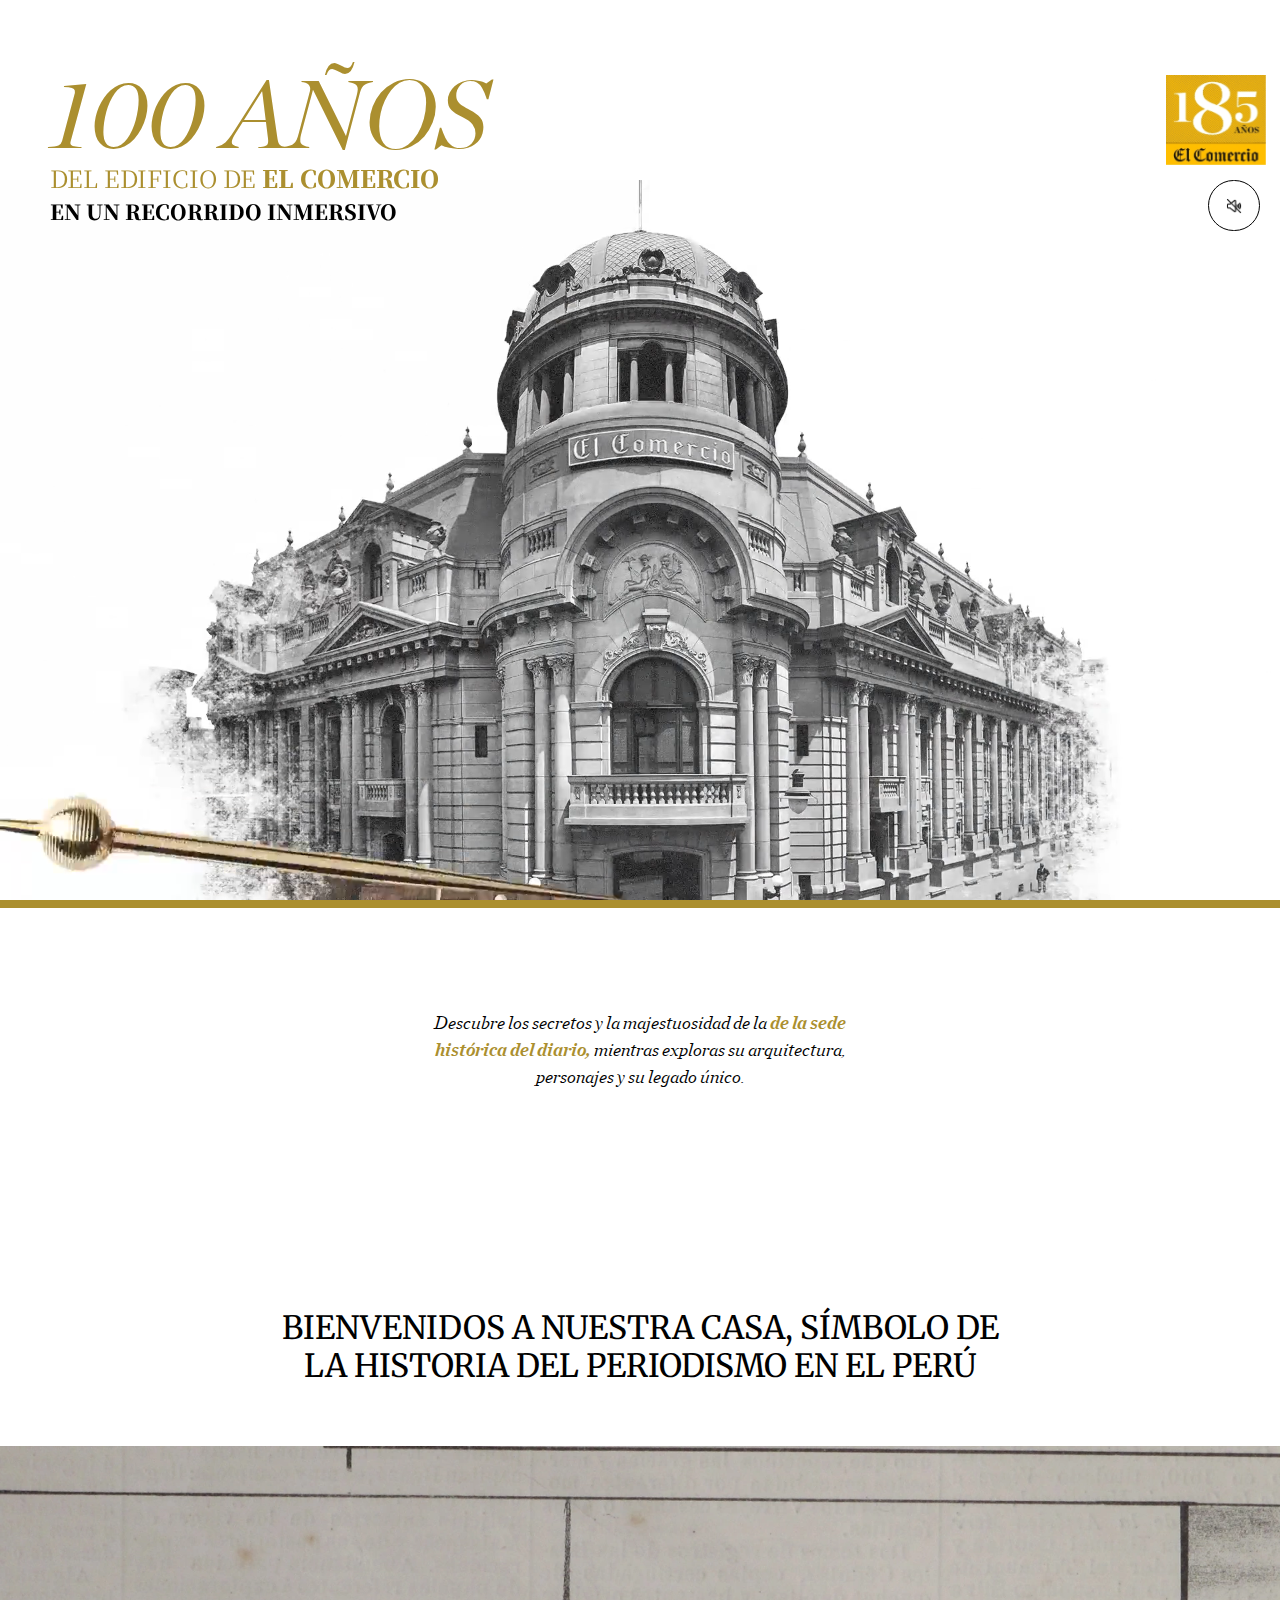
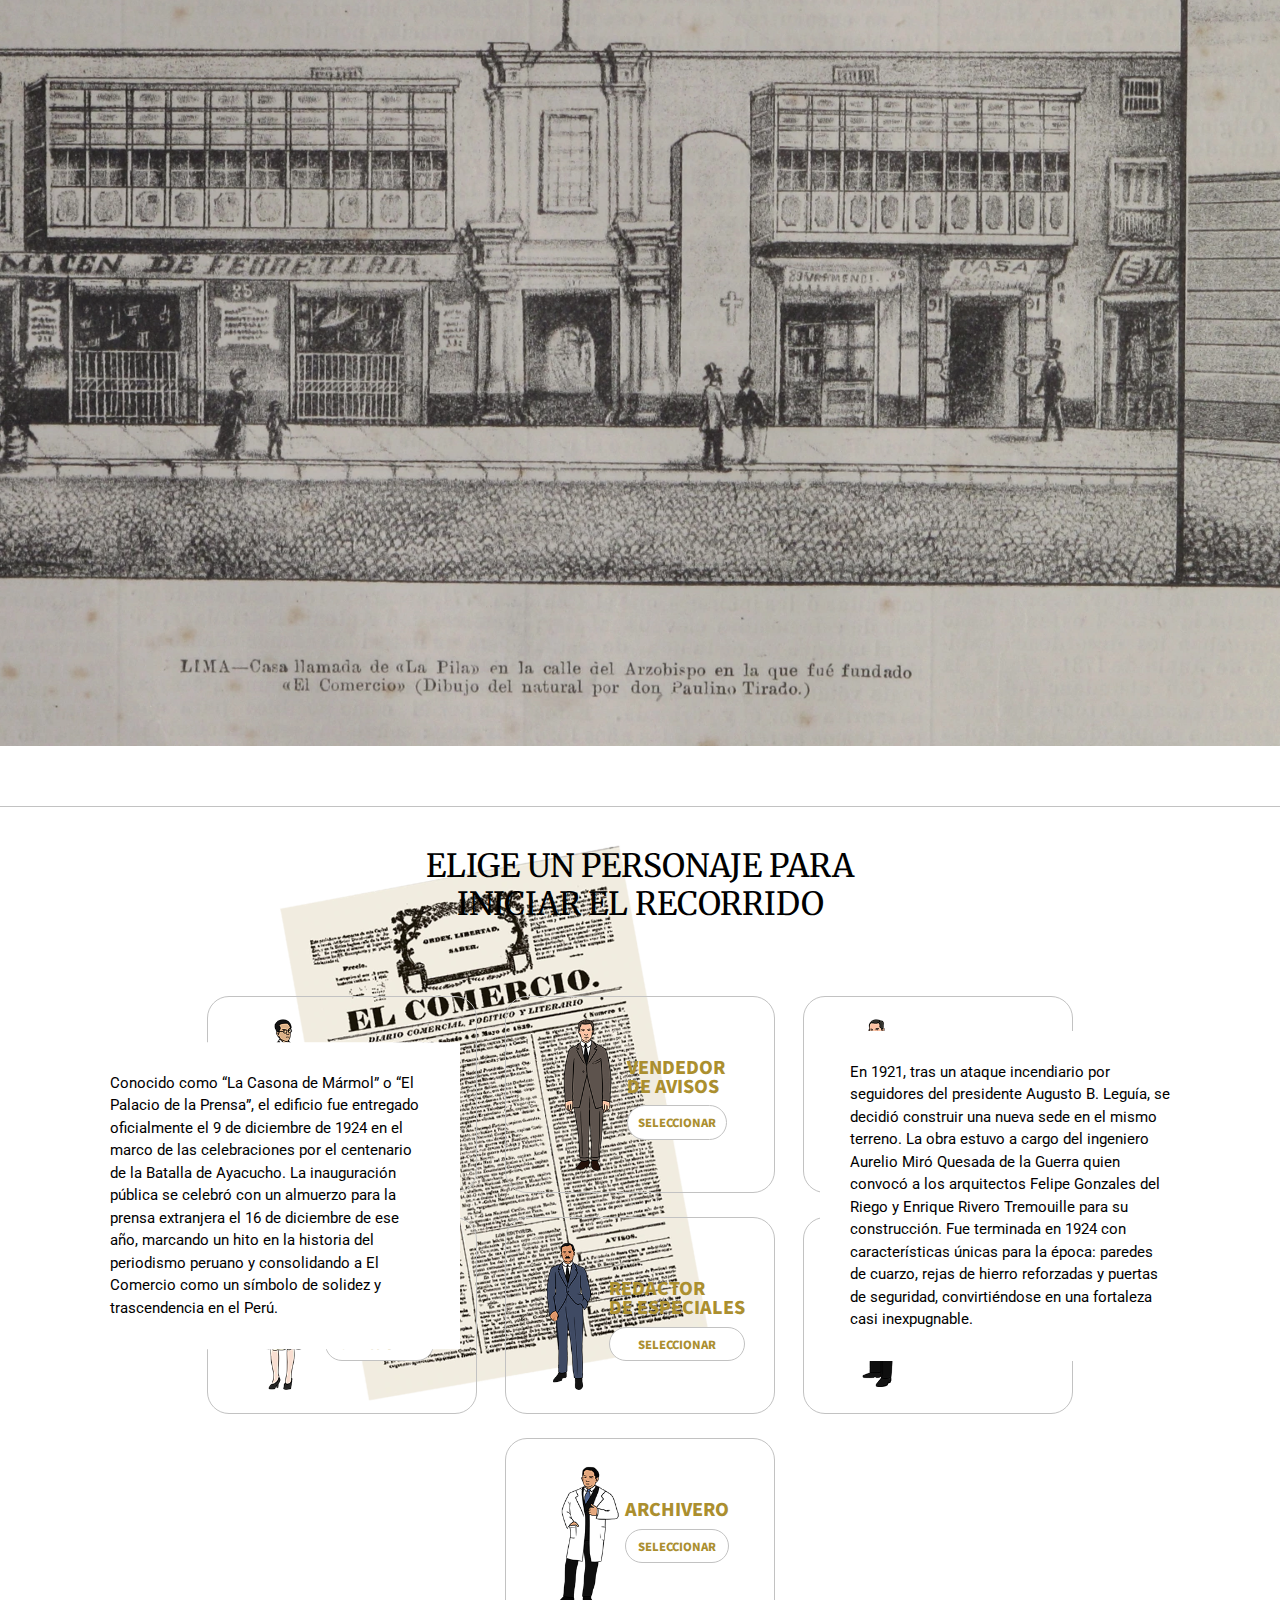
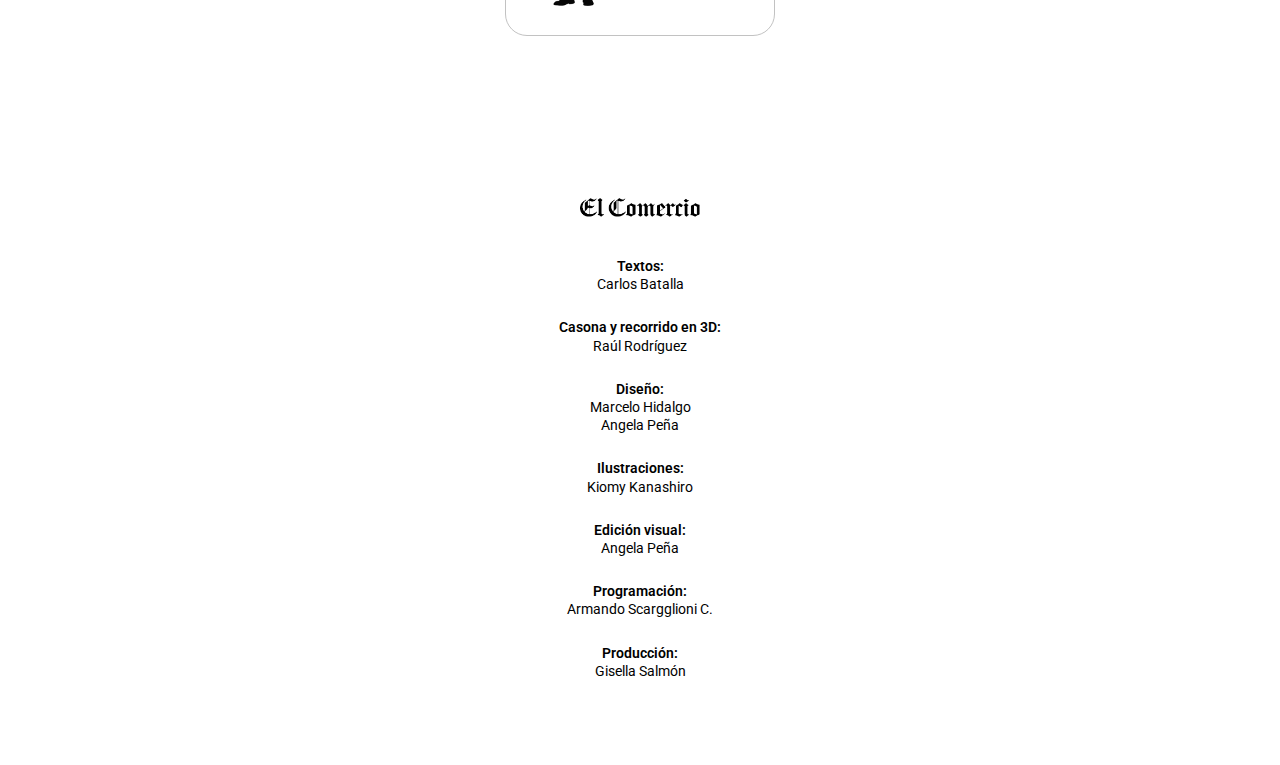
<file: index.html>
<!DOCTYPE html>
<html lang="en">
<head>

    <!--Para que Google no indexe este index-->
    <meta name="googlebot" content="noindex" />
    <meta name="googlebot-news" content="nosnippet" />
    <meta name="robots" content="noindex, nofollow" />
    <!---->

    <meta charset="UTF-8">
    <meta name="viewport" content="width=device-width, initial-scale=1.0">
    <title>Edificio</title>

    <link rel="preconnect" href="https://fonts.googleapis.com">
    <link rel="preconnect" href="https://fonts.gstatic.com" crossorigin>
    <link href="https://fonts.googleapis.com/css2?family=Merriweather:ital,wght@0,300;0,400;0,700;0,900;1,300;1,400;1,700;1,900&family=Noto+Sans+KR:wght@100..900&family=Noto+Serif+KR:wght@200..900&family=Noto+Serif:ital,wght@0,100..900;1,100..900&family=Roboto:ital,wght@0,100;0,300;0,400;0,500;0,700;0,900;1,100;1,300;1,400;1,500;1,700;1,900&display=swap" rel="stylesheet">

    <link rel="stylesheet" href="https://nuevasnarrativasec.github.io/edificio-comercio-centenario/css/style.css?v38">
    <link rel="stylesheet" href="./css/style.css?v38">

    <style>        
        .ads__zocalo,
        .ribbon__container,
        .grippy-host,     
        .skin-template-model0,
        #gpt_zocalo, 
        #clever-45754-sticky-footer-shadow,
        #browsi_wrapper_0_ai_1_rc_0,
        #browsi_wrapper_1_ai_1_rc_0,
        #browsi_wrapper_2_ai_1_rc_0,
        #browsi_wrapper_3_ai_1_rc_0,
        #browsi_wrapper_4_ai_1_rc_0,
        #browsi_wrapper_5_ai_1_rc_0,
        #browsi_wrapper_6_ai_1_rc_0,
        #browsi_wrapper_7_ai_1_rc_0,
        #browsi_wrapper_8_ai_1_rc_0,
        #browsi_wrapper_9_ai_1_rc_0,
        #browsi_wrapper_10_ai_1_rc_0{
            display: none !important;
            height: 0 !important;
        }  
        .nav-d__main-scroll.scrolled{
            z-index: 9999;
        }

        /** ARC **/

        .audio-button{
            max-width: 130px;
        }

        @media only screen and (max-width: 640px) { 
            
        }

    </style>
</head>

<body>
    <div id="social">
        <button id="fb" class="sharer button" data-sharer="facebook" data-hashtag="" data-url="https://elcomercio.pe/lima/casona-historica-el-comercio-recorrido-virtual-especdis-noticia/">Facebook</button>

        <button id="wst" class="sharer button" data-sharer="whatsapp" data-title="El Comercio" data-url="https://elcomercio.pe/lima/casona-historica-el-comercio-recorrido-virtual-especdis-noticia/">Whatsapp</button>

        <button id="tw" class="sharer button" data-sharer="twitter" data-title="El Comercio" data-hashtags="" data-via="elcomercio_peru" data-url="https://elcomercio.pe/lima/casona-historica-el-comercio-recorrido-virtual-especdis-noticia/">Twitter</button>
    </div>

    <audio id="track">
        <source src="./audio/audio-principal.mp3" type="audio/mpeg">
    </audio>
    <div id="player-container">
        <div id="play-pause" class="play">Play</div>
    </div>

    <div class="box-main-portada">
        <div class="box-titular">
            <h1>100 
                <span>años</span>                
            </h1>
            <h2>del edificio de <span>el comercio</span></h2>
            <h5>en un recorrido inmersivo</h5>
            <img src="https://nuevasnarrativasec.github.io/edificio-comercio-centenario/img/logo-185.jpg" alt="" width="100%" class="logo-185">
        </div>
        
        <video width="100%" height="100%" playsinline muted loop autoplay>
            <source src="https://nuevasnarrativasec.github.io/edificio-comercio-centenario/video/video-portada.mp4" type="video/mp4">
        </video>
        <!--<img src="./img/bg-fachada.webp" alt="" width="100%">-->
    </div>

    <div class="main">
        <div class="box-bajada">
            <h3>Descubre los secretos y la majestuosidad de la <span>de la sede histórica del diario,</span> mientras exploras su arquitectura, personajes y su legado único.</h3>
        </div>
    </div>

    <div class="box-parallax">
        <h4>bienvenidos a nuestra casa, símbolo de la historia del periodismo en el Perú</h4>

        <div class="section">
            <div class="block" id="block-1">
                
            </div>
            <div class="block block-relative" id="block-2">
                <img src="https://nuevasnarrativasec.github.io/edificio-comercio-centenario/img/bg-primera-portada.webp" alt="" width="100%">
                <div class="bloque-texto">
                    <p>
                        El Comercio comenzó su trayectoria en 1839 en una casona llamada de "La Pila", ubicada en la calle Arzobispo, hoy jirón Junín, cuadra 2. Allí se imprimió su primer ejemplar el 4 de mayo. Poco después, el diario se trasladó a la calle de San Pedro, donde se publicaron 686 ediciones, y en 1841 ocupó la histórica "Casa del Pino", situada en la esquina de los actuales jirones Lampa y Santa Rosa, llamada así por un gran pino australiano que fue plantado por el fundador Manuel Amunátegui.
                    </p>
                </div>
            </div>
            <div class="block" id="block-3">

            </div>
            <div class="block block-relative" id="block-4">
                <div class="bloque-texto">
                    <p>
                        En 1921, tras un ataque incendiario por seguidores del presidente Augusto B. Leguía, se decidió construir una nueva sede en el mismo terreno. La obra estuvo a cargo del ingeniero Aurelio Miró Quesada de la Guerra quien convocó a los arquitectos Felipe Gonzales del Riego y Enrique Rivero Tremouille para su construcción. Fue terminada en 1924 con características únicas para la época: paredes de cuarzo, rejas de hierro reforzadas y puertas de seguridad, convirtiéndose en una fortaleza casi inexpugnable.
                    </p>
                </div>
            </div>
            <div class="block" id="block-5">

            </div>
            <div class="block block-relative" id="block-6">
                <div class="bloque-texto izquierda">
                    <p>
                        Conocido como “La Casona de Mármol” o “El Palacio de la Prensa”, el edificio fue entregado oficialmente el 9 de diciembre de 1924 en el marco de las celebraciones por el centenario de la Batalla de Ayacucho. La inauguración pública se celebró con un almuerzo para la prensa extranjera el 16 de diciembre de ese año, marcando un hito en la historia del periodismo peruano y consolidando a El Comercio como un símbolo de solidez y trascendencia en el Perú.
                    </p>
                </div>
            </div>
        </div>
    </div>
  

    <div class="box-main-personajes">
        <h4>elige un personaje para iniciar el recorrido</h4>
        <img src="https://nuevasnarrativasec.github.io/edificio-comercio-centenario/img/flecha-derecha.png" alt="" width="100%" class="flecha-derecha">
        <div class="box-personajes">
            <ul>
                <li id="btn-personaje-1">
                    <img src="https://nuevasnarrativasec.github.io/edificio-comercio-centenario/img/personaje-1-nuevo.png" alt="" width="100%">
                    <div class="box-texto-personaje">
                        <h5>pregonero</h5>
                        <div class="btn">seleccionar</div>
                    </div>
                </li>
                <li id="btn-personaje-2">
                    <img src="https://nuevasnarrativasec.github.io/edificio-comercio-centenario/img/personaje-2.png" alt="" width="100%">
                    <div class="box-texto-personaje">
                        <h5>vendedor <br> de avisos</h5>
                        <div class="btn">seleccionar</div>
                    </div>
                </li>
                <li id="btn-personaje-4">
                    <img src="https://nuevasnarrativasec.github.io/edificio-comercio-centenario/img/personaje-3.png" alt="" width="100%">
                    <div class="box-texto-personaje">
                        <h5>el director</h5>
                        <div class="btn">seleccionar</div>
                    </div>
                </li>
                <li id="btn-personaje-5">
                    <img src="https://nuevasnarrativasec.github.io/edificio-comercio-centenario/img/personaje-4.png" alt="" width="100%">
                    <div class="box-texto-personaje">
                        <h5>redactora <br> de locales</h5>
                        <div class="btn">seleccionar</div>
                    </div>
                </li>
                <li id="btn-personaje-6">
                    <img src="https://nuevasnarrativasec.github.io/edificio-comercio-centenario/img/personaje-5.png" alt="" width="100%">
                    <div class="box-texto-personaje">
                        <h5>redactor <br> de especiales</h5>
                        <div class="btn">seleccionar</div>
                    </div>
                </li>
                <li id="btn-personaje-3">
                    <img src="https://nuevasnarrativasec.github.io/edificio-comercio-centenario/img/personaje-6.png" alt="" width="100%">
                    <div class="box-texto-personaje">
                        <h5>linotipista</h5>
                        <div class="btn">seleccionar</div>
                    </div>
                </li>                
                <li id="btn-personaje-7">
                    <img src="https://nuevasnarrativasec.github.io/edificio-comercio-centenario/img/personaje-7.png" alt="" width="100%">
                    <div class="box-texto-personaje">
                        <h5>archivero</h5>
                        <div class="btn">seleccionar</div>
                    </div>
                </li>
            </ul>
        </div>

    </div>

    <div id="contenedor-personaje"></div>

    <!--<div class="box-desarrollo-personaje" id="personaje-1">

        <div class="main-avatar">
            <div class="ctn-avatar">
                <img src="./img/avatar-pregonero.png" alt="" width="100%">
                <h5>Has elegido al <span>pregonero</span> de noticias y la entrada de El Comercio</h5>
            </div>
            <div class="btn-continuar">continuar</div>
        </div>

        <div class="box-parallax">

            <div class="section-personaje">

                <div class="block" id="block-personaje-1-1">
                
                </div>

                <div class="block" id="block-personaje-1-2">
                    <div class="box-presentacion-personaje">
                        <div class="box-texto-presentacion-personaje">
                            <p>Yo soy el que anuncia las primicias desde el balcón. Aunque es el redactor quien elabora las noticias, las circunstancias me llevan a cumplir con nuestro público que se acerca al nuevo edificio y quiere saber qué sucedió y cómo se dieron los hechos. <b>Con mi cable en mano me paro frente a todos ellos y les “recito” los pormenores de la noticia. ¡Soy el pregonero, a mucha honra!</b></p>
                        </div>
                        <div class="btn-escuchar"></div>
                        <img src="./img/personaje-1.png" alt="">
                    </div>
                </div>

                <div class="block" id="block-personaje-1-3">
                    <video width="100%" height="100%" playsinline muted>
                        <source src="./video/video-personaje-1.mp4" type="video/mp4">
                    </video>
                </div>

                <div class="block" id="block-personaje-1-4">
                    <div class="bloque-texto">
                        <p>
                            La casona de El Comercio impresiona desde el exterior con su rotonda coronada por una cúpula de 22 metros y una reja decorada con el dios Mercurio, símbolo del comercio y la elocuencia, que custodia el logotipo gótico del diario.
                        </p>
                    </div>
                </div>

                <div class="block" id="block-personaje-1-5">
                    
                </div>

                <div class="block" id="block-personaje-1-6">
                    <div class="bloque-texto izquierda">
                        <p>
                            Al ingresar, destacan las farolas de cristal, el mármol reluciente del patio y un ascensor, detalles decorativos importados de Bélgica. Desde el balcón, un pregonero anuncia noticias importantes al público, acompañado por la emblemática sirena de la cúpula, utilizada para destacar ediciones especiales o transmitir grandes acontecimientos. La esquina de la casona, llena de movimiento, vibra con la lectura de cables informativos cada dos minutos, creando una atmósfera de inmediatez y conexión con los sucesos extraordinarios.
                        </p>
                    </div>
                </div>

            </div>

        </div>

        <div class="box-historia">
            <p>
                El lujoso hall se abre a todos. Centenares de personas pugnan por entrar y si no lo logran se quedan frente a la puerta principal. Todos quieren vivir esos sucesos "en directo", ocupando no solo el hall sino también las escaleras de mármol. Hay tanta gente que en la calle, frente a la reja de fierro y bronce, bloquean la esquina y ningún tranvía puede circular. A ellos se les informa con una pizarra grande.
            </p>
            <p>
                El 23 de setiembre de 1926, una pelea de boxeo por el título mundial de los pesos pesados entre Genne Tunney y Jack Dempsey arma una tremenda expectativa, lo que lleva a El Comercio a crear un “sistema por alarmas” para que Lima pudiera estar al tanto de los resultados. Igual, la gente se arremolinó en el hall y en el frente del diario. Igual ocurrió en la revancha, un año después.
            </p>
            <p>
                Lo mismo ocurrirá con las transmisiones de fútbol de las Olimpiadas de Ámsterdam en 1928, y los partidos de la selección peruana con Argentina en 1929, y las del Mundial de Uruguay en 1930. Y, por supuesto, con los partidos de Perú en las Olimpiadas de Berlín en 1936. Si este edificio hablara, sería un cronista más de Lima. 
            </p>
        </div>

        <img src="./img/bg-personaje-1-6.jpg" alt="" width="100%">

        <div class="btn-volver">volver</div>
        

    </div>-->

    <div class="box-footer">
        <img src="https://nuevasnarrativasec.github.io/edificio-comercio-centenario/img/logo-comercio.png" alt="" width="100%">
        <ul>
            <li>
                <h6>
                    <span>Textos:</span>
                    Carlos Batalla
                </h6>
            </li>
            <li>
                <h6>
                    <span>Casona y recorrido en 3D:</span>
                    Raúl Rodríguez
                </h6>
            </li>
            <li>
                <h6>
                    <span>Diseño:</span>
                    Marcelo Hidalgo
                    <br>
                    Angela Peña
                </h6>
            </li>
            <li>
                <h6>
                    <span>Ilustraciones:</span>
                    Kiomy Kanashiro
                </h6>
            </li>
            <li>
                <h6>
                    <span>Edición visual:</span>
                    Angela Peña
                </h6>
            </li>
            <li>
                <h6>
                    <span>Programación:</span>
                    Armando Scargglioni C.
                </h6>
            </li>
            <li>
                <h6>
                    <span>Producción:</span>
                    Gisella Salmón
                </h6>
            </li>
        </ul>
    </div>

    
    <script src="https://ajax.googleapis.com/ajax/libs/jquery/3.3.1/jquery.min.js"></script>   
    <script src="https://d1ts5g4ys243sh.cloudfront.net/proyectos_especiales_prod/especiales/el-metro-interminable-ecpm/js/ScrollMagic.min.js"></script>
    <script src="https://d1ts5g4ys243sh.cloudfront.net/proyectos_especiales_prod/especiales-multimedia/puerto-de-chancay/js/TweenMax.min.js"></script>
    <script src="https://cdnjs.cloudflare.com/ajax/libs/gsap/3.9.1/gsap.min.js"></script>
    <script src="https://d1ts5g4ys243sh.cloudfront.net/proyectos_especiales_prod/especiales-multimedia/puerto-de-chancay/js/animation.gsap.js"></script>
    <script src="https://d1ts5g4ys243sh.cloudfront.net/proyectos_especiales_prod/especiales/el-metro-interminable-ecpm/js/debug.addIndicators.js"></script>


    <!-- compartir -->
    <script>
        function shareUrl(event) {
            const button = event.target;
            const url = button.getAttribute('data-url');
            
            const sharer = button.getAttribute('data-sharer');
            let shareUrl = '';

            switch (sharer) {
            case 'facebook':
                const fbHashtag = button.getAttribute('data-hashtag') || '';
                shareUrl = `https://www.facebook.com/sharer/sharer.php?u=${encodeURIComponent(url)}&hashtag=${encodeURIComponent(fbHashtag)}`;
                break;
                
            case 'whatsapp':
                const whatsappTitle = button.getAttribute('data-title');
                shareUrl = `https://api.whatsapp.com/send?text=${encodeURIComponent(whatsappTitle + ' ' + url)}`;
                break;
                
            case 'twitter':
                const twitterTitle = button.getAttribute('data-title');
                const twitterHashtags = button.getAttribute('data-hashtags');
                const twitterVia = button.getAttribute('data-via');
                shareUrl = `https://twitter.com/intent/tweet?text=${encodeURIComponent(twitterTitle)}&url=${encodeURIComponent(url)}&hashtags=${twitterHashtags}&via=${twitterVia}`;
                break;
            }

            window.open(shareUrl, '_blank');
        }

        document.querySelectorAll('.sharer').forEach(button => {
            button.addEventListener('click', shareUrl);
        });
    </script>

    <!-- animaciones elementos principales -->  
    <script>             
        document.addEventListener('DOMContentLoaded', () => {
            const controller = new ScrollMagic.Controller();

            // título     
            new ScrollMagic.Scene({
                triggerElement: ".main",
                triggerHook: 0.5,
            })
            .on("enter", function(event) {
                $(".box-titular").addClass("salirTitulo"); 
                $(".box-titular").removeClass("enterTitulo"); 
            })
            .on("leave", function(event) {
                $(".box-titular").addClass("enterTitulo"); 
                $(".box-titular").removeClass("salirTitulo"); 
            })
            .addTo(controller);  
                
            // Pin de la sección principal
            new ScrollMagic.Scene({
            triggerElement: ".section",
                triggerHook: 0,
                duration: "600%",
            })
            .setPin(".section")
            //.addIndicators({ name: "Section Pin" }) 
            .addTo(controller);

            // Bloque 1 - Fade-in
            new ScrollMagic.Scene({
                triggerElement: ".section",
                triggerHook: 0,
                duration: window.innerHeight,
            })
            .setTween(
                gsap.to("#block-1", { opacity: 1, duration: 1 })
            )
            //.addIndicators({ name: "Block 1 Fade-In" })
            .addTo(controller);

            // Bloque 2 - Aparece y sube
            new ScrollMagic.Scene({
                triggerElement: ".section",
                triggerHook: 0,
                offset: window.innerHeight, // Empieza después del bloque 1
                duration: window.innerHeight,
            })
            .setTween(
                gsap.to("#block-2", {
                    opacity: 1,
                    y: "-100%", // Sube hacia arriba
                    duration: 1,
                })
            )
            //.addIndicators({ name: "Block 2 Slide Up" })
            .addTo(controller);

            // Bloque 3 - Fade-in 
            new ScrollMagic.Scene({
                triggerElement: ".section",
                triggerHook: 0,
                offset: window.innerHeight * 2,
                duration: window.innerHeight,
            })
            .setTween(
                gsap.to("#block-3", { opacity: 1, duration: 1 })
            )
            //.addIndicators({ name: "Block 3 Fade-In" })
            .addTo(controller);

            // Bloque 4 - Aparece y sube
            new ScrollMagic.Scene({
                triggerElement: ".section",
                triggerHook: 0,
                offset: window.innerHeight * 3,
                duration: window.innerHeight,
            })
            .setTween(
                gsap.to("#block-4", {
                    opacity: 1,
                    y: "-100%", // Sube hacia arriba
                    duration: 1,
                })
            )
            //.addIndicators({ name: "Block 4 Slide Up" })
            .addTo(controller);

            // Bloque 5 - Fade-in 
            new ScrollMagic.Scene({
                triggerElement: ".section",
                triggerHook: 0,
                offset: window.innerHeight * 4,
                duration: window.innerHeight,
            })
            .setTween(
                gsap.to("#block-5", { opacity: 1, duration: 1 })
            )
            //.addIndicators({ name: "Block 5 Fade-In" })
            .addTo(controller);

            // Bloque 6 - Aparece y sube
            new ScrollMagic.Scene({
                triggerElement: ".section",
                triggerHook: 0,
                offset: window.innerHeight * 5,
                duration: window.innerHeight,
            })
            .setTween(
                gsap.to("#block-6", {
                    opacity: 1,
                    y: "-100%", // Sube hacia arriba
                    duration: 1,
                })
            )
            //.addIndicators({ name: "Block 6 Slide Up" })
            .addTo(controller);  
        });
    </script>   

    <!-- carga dinámica de contenedores de personajes -->  
    <script>
        document.addEventListener("DOMContentLoaded", () => {
            
            const contenedor = document.getElementById("contenedor-personaje");

            // Definir el contenido para cada personaje
            const personajes = {
                "btn-personaje-1": `
                    <div class="main-avatar">
                        <div class="ctn-avatar">
                            <img src="https://nuevasnarrativasec.github.io/edificio-comercio-centenario/img/avatar-pregonero-nuevo.png" alt="" width="100%">
                            <h5>Has elegido al <span>pregonero</span> de noticias y la entrada de El Comercio</h5>
                        </div>
                        <div class="btn-continuar">continuar</div>
                    </div>

                    <div class="box-parallax box-parallax-interior">

                        <div class="section-personaje">

                            <div class="block" id="block-personaje-1-1">
                            
                            </div>

                            <div class="block" id="block-personaje-1-2">

                                <div class="box-presentacion-personaje">

                                    <div class="box-content-presentacion-personaje">
                                        <div class="box-texto-presentacion-personaje">
                                            <p>Yo soy el que anuncia las primicias desde el balcón. Aunque es el redactor quien elabora las noticias, las circunstancias me llevan a cumplir con nuestro público que se acerca al nuevo edificio y quiere saber qué sucedió y cómo se dieron los hechos. <b>Con mi cable en mano me paro frente a todos ellos y les “recito” los pormenores de la noticia. ¡Soy el pregonero, a mucha honra!</b></p>
                                        </div>
                                        <div id="audio-button" class="audio-button">
                                            <span class="icon"><img src="https://nuevasnarrativasec.github.io/edificio-comercio-centenario/img/icon-sonido.png" width="100%"></span>
                                            <span class="text">Escuchar</span>
                                        </div>
                                        <div id="custom-audio-controls" class="custom-controls" style="display: none;">
                                            <button id="play-pause-btn">
                                                <img id="play-pause-img" src="https://nuevasnarrativasec.github.io/edificio-comercio-centenario/img/icon-play.jpg" alt="Play" width="100%" />
                                            </button>
                                            <input type="range" id="seek-bar" value="0">
                                            <span id="time-display">0:00</span>
                                        </div>
                                        <audio id="audio-player" src="https://nuevasnarrativasec.github.io/edificio-comercio-centenario/audio/audio-pregonero-3.mp3" controls style="display: none;"></audio>
                                    </div>                                    
                                    
                                    <img src="https://nuevasnarrativasec.github.io/edificio-comercio-centenario/img/personaje-1-grande.png" alt="" width="100%" class="personaje-grande">
                                </div>
                            </div>

                            <div class="block" id="block-personaje-1-3">
                                <video width="100%" height="100%" playsinline muted>
                                    <source src="https://nuevasnarrativasec.github.io/edificio-comercio-centenario/video/video-pregonero-2.mp4" type="video/mp4">
                                </video>
                            </div>

                            <div class="block" id="block-personaje-1-4">
                                <div class="bloque-texto">
                                    <p>
                                        La casona de El Comercio impresiona desde el exterior con su rotonda coronada por una cúpula de 22 metros y una reja decorada con el dios Mercurio, símbolo del comercio y la elocuencia, que custodia el logotipo gótico del diario.
                                    </p>
                                </div>
                            </div>

                            <div class="block" id="block-personaje-1-5">
                                
                            </div>

                            <div class="block" id="block-personaje-1-6">
                                <div class="bloque-texto izquierda">
                                    <p>
                                        Al ingresar, destacan las farolas de cristal, el mármol reluciente del patio y un ascensor, detalles decorativos importados de Bélgica. Desde el balcón, un pregonero anuncia noticias importantes al público, acompañado por la emblemática sirena de la cúpula, utilizada para destacar ediciones especiales o transmitir grandes acontecimientos. La esquina de la casona, llena de movimiento, vibra con la lectura de cables informativos cada dos minutos, creando una atmósfera de inmediatez y conexión con los sucesos extraordinarios.
                                    </p>
                                </div>
                            </div>

                        </div>

                    </div>

                    <div class="box-historia">
                        <p>
                            El lujoso hall se abre a todos. Centenares de personas pugnan por entrar y si no lo logran se quedan frente a la puerta principal. Todos quieren vivir esos sucesos "en directo", ocupando no solo el hall sino también las escaleras de mármol. Hay tanta gente que en la calle, frente a la reja de fierro y bronce, bloquean la esquina y ningún tranvía puede circular. A ellos se les informa con una pizarra grande.
                        </p>
                        <p>
                            El 23 de setiembre de 1926, una pelea de boxeo por el título mundial de los pesos pesados entre Genne Tunney y Jack Dempsey arma una tremenda expectativa, lo que lleva a El Comercio a crear un “sistema por alarmas” para que Lima pudiera estar al tanto de los resultados. Igual, la gente se arremolinó en el hall y en el frente del diario. Igual ocurrió en la revancha, un año después.
                        </p>
                        <p>
                            Lo mismo ocurrirá con las transmisiones de fútbol de las Olimpiadas de Ámsterdam en 1928, y los partidos de la selección peruana con Argentina en 1929, y las del Mundial de Uruguay en 1930. Y, por supuesto, con los partidos de Perú en las Olimpiadas de Berlín en 1936. Si este edificio hablara, sería un cronista más de Lima. 
                        </p>
                    </div>

                    <div class="btn-volver">volver</div>                   

                `,
                "btn-personaje-2": `
                    <div class="main-avatar">
                        <div class="ctn-avatar">
                            <img src="https://nuevasnarrativasec.github.io/edificio-comercio-centenario/img/avatar-vendedor-avisos.png" alt="" width="100%">
                            <h5>Has elegido al <span>vendedor de avisos</span> y estás en el hall de El Comercio</h5>
                        </div>
                        <div class="btn-continuar">continuar</div>
                    </div>

                    <div class="box-parallax box-parallax-interior">
                        <div class="section-personaje">

                            <div class="block" id="block-personaje-2-1">
                            
                            </div>

                            <div class="block" id="block-personaje-2-2">                                

                                <div class="box-presentacion-personaje">
                                    <div class="box-content-presentacion-personaje">
                                        <div class="box-texto-presentacion-personaje">
                                            <p>Soy el que vende avisos, el que hace famoso tus servicios, tus propiedades o, como dirán en el futuro, tus emprendimientos. Claro, en los años 20 vivimos en una Lima que aún late despacio, de forma callada y reservada. <b>No hay bullicio ni una marea de gente por las calles, pero, cuando se trata de ganar un espacio en las páginas de El Comercio, sí que surgen grupos de personas porque saben que serán leídos de todas maneras. Para recibirlos, estoy yo.</b></p>
                                        </div>
                                        <div id="audio-button" class="audio-button">
                                            <span class="icon"><img src="https://nuevasnarrativasec.github.io/edificio-comercio-centenario/img/icon-sonido.png" width="100%"></span>
                                            <span class="text">Escuchar</span>
                                        </div>
                                        <div id="custom-audio-controls" class="custom-controls" style="display: none;">
                                            <button id="play-pause-btn">
                                                <img id="play-pause-img" src="https://nuevasnarrativasec.github.io/edificio-comercio-centenario/img/icon-play.jpg" alt="Play" width="100%" />
                                            </button>
                                            <input type="range" id="seek-bar" value="0">
                                            <span id="time-display">0:00</span>
                                        </div>
                                        <audio id="audio-player" src="https://nuevasnarrativasec.github.io/edificio-comercio-centenario/audio/audio-vendedor-de-avisos-2.mp3" controls style="display: none;"></audio>
                                    </div>  
                                    <img src="https://nuevasnarrativasec.github.io/edificio-comercio-centenario/img/personaje-2-grande.png" alt="" width="100%" class="personaje-grande">                                  
                                </div>
                            </div>

                            <div class="block" id="block-personaje-2-3">
                                <video width="100%" height="100%" playsinline muted>
                                    <source src="https://nuevasnarrativasec.github.io/edificio-comercio-centenario/video/video-hall.mp4" type="video/mp4">
                                </video>
                            </div>

                            <div class="block" id="block-personaje-2-4">
                                <div class="bloque-texto">
                                    <p>
                                        El hall deslumbra con su mármol, azulejos y vitrales, siendo un espacio funcional y estético donde se atiende diariamente a decenas de personas para la venta de avisos publicitarios. Este lugar, además de su actividad cotidiana, ha sido testigo de momentos históricos, como el asesinato del escritor y periodista Edwin Elmore en 1925, un hecho que dejó huella en la historia de Lima.
                                    </p>
                                </div>
                            </div>

                            <div class="block" id="block-personaje-2-5">
                               
                            </div>

                            <div class="block" id="block-personaje-2-6">
                                <div class="bloque-texto izquierda">
                                    <p>
                                       Aquí se conecta con el público a través de la gestión de avisos publicitarios que van desde pequeños espacios de una columna hasta destacados anuncios de media página, distribuidos estratégicamente en las ediciones del periódico para captar la atención de los lectores.
                                    </p>
                                </div>
                            </div>

                            <div class="block" id="block-personaje-2-7">
                                <div class="bloque-texto">
                                    <p>
                                       En sus primeros años, los ejemplares de El Comercio no se distribuían en kioscos, sino mediante suscripciones y puntos fijos en el centro de Lima. Estas ediciones, cuidadosamente elaboradas, llegaban al lector con una frescura única, como si transportaran noticias desde otro mundo, consolidando la relación entre el diario y su público.
                                    </p>
                                </div>
                            </div>

                        </div>
                    </div>

                    <div class="box-historia box-historia-2">
                        <p>
                           En la década de 1920, los avisos publicitarios destacan por su variedad y creatividad. Los más grandes promocionan películas norteamericanas, reflejando la popularidad del cine en Lima. Otros avisos frecuentes incluían automóviles, nuevos electrodomésticos, gramófonos y discos, cuyo precio bajó, así como costosos instrumentos musicales como pianos y pianolas, considerados de moda.
                        </p>
                        <img src="https://nuevasnarrativasec.github.io/edificio-comercio-centenario/img/bg-historia-2-1.jpg" width="100%">
                        <img src="https://nuevasnarrativasec.github.io/edificio-comercio-centenario/img/bg-historia-2-2.jpg" width="100%">
                        <img src="https://nuevasnarrativasec.github.io/edificio-comercio-centenario/img/bg-historia-2-3.jpg" width="100%">
                        <p>
                           Entre los más pequeños pero constantes estaban los de remedios y productos medicinales, que prometían curar todo tipo de males, junto con la novedad de los productos de tocador femeninos, influenciados por la publicidad norteamericana, que asociaban belleza e higiene.
                        </p>
                        <p>
                           El Comercio, siempre combinado información con avisos, profesionalizó su enfoque publicitario en 1926 con la creación del Departamento Técnico de Publicidad, guiado por la máxima: “Cuidar su publicidad es cuidar su fortuna”. Desde entonces, los “avisos económicos”, destinados a servicios profesionales y clasificados, se han mantenido como una constante del diario decano.
                        </p>
                    </div>

                    <div class="btn-volver">volver</div>  
                `,
                "btn-personaje-3": `
                    <div class="main-avatar">
                        <div class="ctn-avatar">
                            <img src="https://nuevasnarrativasec.github.io/edificio-comercio-centenario/img/avatar-linotipista.png" alt="" width="100%">
                            <h5>Has elegido al <span>linotipista</span> y estás en la sala de imprenta de El Comercio</h5>
                        </div>
                        <div class="btn-continuar">continuar</div>
                    </div>

                    <div class="box-parallax box-parallax-interior">
                        <div class="section-personaje">

                            <div class="block" id="block-personaje-3-1">
                            
                            </div>

                            <div class="block" id="block-personaje-3-2">
                                
                                <div class="box-presentacion-personaje">
                                    <div class="box-content-presentacion-personaje">
                                        <div class="box-texto-presentacion-personaje">
                                            <p>Yo soy el linotipista, el que domina esas inmensas máquinas de las que depende el diario para salir todas las mañanas. Aunque primero fui cajista, como los maestros que me enseñaron en la ‘Casa del Pino’ a comienzos del siglo XX. Luego aprendí nuevas cosas y ascendí en los talleres del nuevo edificio. <b>Así me adiestré en el manejo de ese monstruo de la edición que es la linotipia. En los talleres, los linotipistas armamos las páginas con hileras de letras en plomo fundido como quien hace un complejo rompecabezas.</b></p>
                                        </div>
                                        <div id="audio-button" class="audio-button">
                                            <span class="icon"><img src="https://nuevasnarrativasec.github.io/edificio-comercio-centenario/img/icon-sonido.png" width="100%"></span>
                                            <span class="text">Escuchar</span>
                                        </div>
                                        <div id="custom-audio-controls" class="custom-controls" style="display: none;">
                                            <button id="play-pause-btn">
                                                <img id="play-pause-img" src="https://nuevasnarrativasec.github.io/edificio-comercio-centenario/img/icon-play.jpg" alt="Play" width="100%" />
                                            </button>
                                            <input type="range" id="seek-bar" value="0">
                                            <span id="time-display">0:00</span>
                                        </div>
                                        <audio id="audio-player" src="https://nuevasnarrativasec.github.io/edificio-comercio-centenario/audio/audio-linotipista.mp3" controls style="display: none;"></audio>
                                    </div>  
                                    <img src="https://nuevasnarrativasec.github.io/edificio-comercio-centenario/img/personaje-6-grande.png" alt="" width="100%" class="personaje-grande">   
                                </div>

                            </div>

                            <div class="block" id="block-personaje-3-3">
                                
                            </div>

                            <div class="block" id="block-personaje-3-4">
                                <div class="bloque-texto">
                                    <p>
                                        En 1923 la construcción de la nueva casona avanza a buen ritmo y así lo reconoce el colaborador más antiguo en ese momento, Manuel Bachmann, el decano de los trabajadores y jefe de Talleres, que cumplía entonces 43 años de servicios. Bachmann había ingresado a El Comercio en 1880, poco antes de que fuera clausurado por Nicolás de Piérola.
                                    </p>
                                </div>
                            </div>

                            <div class="block" id="block-personaje-3-5">
                                <div class="bloque-texto izquierda">
                                    <p>
                                        Los talleres logran proezas desde un inicio, como la del 20 de setiembre de 1839 cuando en la edición Nº 113, página 4, aparece el primer grabado: una litografía de la figura de un hombre con escafandra. Fue un éxito de la impresión y el trabajo de talleres. Un gran avance tecnológico también es el arribo de la nueva rotativa Goss, inaugurada el 21 de enero de 1917, dos años antes del incendio y ataque al diario. Con la Goss se imprimen ejemplares de 32 páginas y se logra el primer dibujo a color.
                                    </p>
                                </div>
                            </div>

                        </div>
                    </div>

                    <div class="box-historia box-historia-3">
                        <p>
                           Los linotipistas trabajan tecleando las letras que necesitan para que automáticamente se alineen y formen las galeras con las que, al lado, en una plantilla, el armador construya las páginas en plomo. Antes eran los cajistas quienes seleccionaban de una caja, con una pinza, cada una de las letras para armar cada palabra. Así es el sacrificado trabajo de los talleres en el nuevo local del diario en los años 20.
                        </p>
                        <p>
                          Desde los talleres se crean, además,  servicios como el de la elaboración de “clichés” para el público, una tarea que se establece en febrero de 1928. El Comercio anunció este servicio anotando que los clichés pueden ser “de líneas y medias tintas”, con una  “grabación en 30 minutos”. Este taller se halla en el tercer piso del nuevo edificio del diario.
                        </p>
                        <p>
                            En el almacén de los talleres se guardan las bobinas de papel y los tanques de tinta. Muchas décadas después, en los años 80, tanto los talleres como la imprenta se trasladaron a la sede de Pando, y esos espacios se convertirían en el área de Créditos y Cobranzas.
                        </p>
                    </div>

                    <div class="btn-volver">volver</div>  
                `,
                "btn-personaje-4": `
                    <div class="main-avatar">
                        <div class="ctn-avatar">
                            <img src="https://nuevasnarrativasec.github.io/edificio-comercio-centenario/img/avatar-director.png" alt="" width="100%">
                            <h5>Has elegido al <span>director</span> y estás en las escaleras de El Comercio</h5>
                        </div>
                        <div class="btn-continuar">continuar</div>
                    </div>

                    <div class="box-parallax box-parallax-interior">
                        <div class="section-personaje">

                            <div class="block" id="block-personaje-4-1">
                            
                            </div>

                            <div class="block" id="block-personaje-4-2">

                                <div class="box-presentacion-personaje">
                                    <div class="box-content-presentacion-personaje">
                                        <div class="box-texto-presentacion-personaje">
                                            <p>Soy el director del diario y guío a un grupo numeroso de periodistas y técnicos de talleres. Es una tarea ardua, siempre estoy de aquí para allá, recorriendo todos los ambientes, subiendo y bajando por estas espléndidas escaleras. <b>Siempre recordaré la frase de un pariente mío, Luis Miró Quesada de la Guerra “El periodismo, según cómo se ejerza, puede ser la más noble de las profesiones o el más vil de los oficios”. Ética, responsabilidad, trabajo, talento, creatividad y tecnología. Todo eso procuro que haya siempre en el periódico, en este “palacio de la prensa peruana”.</b></p>
                                        </div>
                                        <div id="audio-button" class="audio-button">
                                            <span class="icon"><img src="https://nuevasnarrativasec.github.io/edificio-comercio-centenario/img/icon-sonido.png" width="100%"></span>
                                            <span class="text">Escuchar</span>
                                        </div>
                                        <div id="custom-audio-controls" class="custom-controls" style="display: none;">
                                            <button id="play-pause-btn">
                                                <img id="play-pause-img" src="https://nuevasnarrativasec.github.io/edificio-comercio-centenario/img/icon-play.jpg" alt="Play" width="100%" />
                                            </button>
                                            <input type="range" id="seek-bar" value="0">
                                            <span id="time-display">0:00</span>
                                        </div>
                                        <audio id="audio-player" src="https://nuevasnarrativasec.github.io/edificio-comercio-centenario/audio/audio-director.mp3" controls style="display: none;"></audio>
                                    </div>
                                    
                                    <img src="https://nuevasnarrativasec.github.io/edificio-comercio-centenario/img/personaje-3-grande.png" alt="" width="100%" class="personaje-grande">   
                                </div>

                            </div>

                            <div class="block" id="block-personaje-4-3">
                                <video width="100%" height="100%" playsinline muted>
                                    <source src="https://nuevasnarrativasec.github.io/edificio-comercio-centenario/video/video-escalera.mp4" type="video/mp4">
                                </video>
                            </div>

                            <div class="block" id="block-personaje-4-4">
                               <div class="bloque-texto">
                                    <p>
                                        Las escaleras de mármol y los detalles de fierro y bronce del edificio de El Comercio destacan por su elegancia, especialmente en su zona principal, que conduce a la redacción. Allí se encuentra el busto de bronce de José Antonio Miró Quesada, exdirector y segundo fundador del diario, esculpido por el artista David Lozano.
                                    </p>
                                </div>
                            </div>

                            <div class="block" id="block-personaje-4-5">
                                
                            </div>

                            <div class="block" id="block-personaje-4-6">
                                <div class="bloque-texto izquierda">
                                    <p>
                                        Estas escaleras, símbolo de distinción, fueron escenario de numerosas visitas importantes en la segunda mitad de la década de 1920.
                                    </p>
                                </div>
                            </div>

                        </div>
                    </div>

                    <div class="box-historia box-historia-4">
                        <p>
                           Uno de los momentos más memorables en este espacio ocurrió el 14 de febrero de 1931, cuando los príncipes ingleses Eduardo, príncipe de Gales, y Jorge, duque de York, futuros reyes de Inglaterra, ascendieron por sus imponentes escalones.
                        </p>
                        <img src="https://nuevasnarrativasec.github.io/edificio-comercio-centenario/img/bg-historia-4-1.jpg" alt="" width="100%">
                        <span>Foto de 1931: Esos cuatro que están en primer plano, de izq. a der. son : Antonio Miró Quesada de la Guerra, director de EC; Aurelio Miró Quesada de la Guerra, quien gestionó la construcción de la nueva casona; el Príncipe de Gales, el que abdicó antes de jurar como rey (1936), con corbata michi; y el duque de York, quien sería el rey Eduardo, con corbata, el rey de la segunda guerra mundial hasta los años 50.</span>
                        <p>
                            Los nobles ingleses, que recibieron en el hall el aplauso general de todo el personal del diario, subieron escalón tras escalón hasta que llegaron al segundo nivel. Allí,  junto al director Antonio Miró Quesada de la Guerra, conocieron la dirección y la histórica sala de redacción y de actos.
                        </p>
                        <p>
                            Ese año, El Comercio alcanza a imprimir “algo más de 82.000 números”, es lo que le dijo el director al príncipe de Gales, el futuro rey efímero. Los dos ilustres visitantes pasean por la hermosa biblioteca (hoy hemeroteca) en la que descansan todas las ediciones desde 1839, y aprecian el estilo clásico del decorado y mobiliario. 
                        </p>
                        <p>
                            Cuando visitan el archivo, el heredero a la Corona británica se interesa por “algunos fotograbados de su ilustre padre, el rey de Inglaterra, examinándolos con atención”. Conocen los viejos linotipos, y se admiran de la nueva prensa del diario decano, que funciona desde 1929 e imprime a una velocidad de 40 mil ejemplares por hora. El príncipe de Gales dice entonces: “Tienen ustedes una instalación ‘Up to date’”.
                        </p>
                    </div>

                    <div class="btn-volver">volver</div>  
                `,
                "btn-personaje-5": `
                    <div class="main-avatar">
                        <div class="ctn-avatar">
                            <img src="https://nuevasnarrativasec.github.io/edificio-comercio-centenario/img/avatar-redactora-de-locales.png" alt="" width="100%">
                            <h5>Has elegido al <span>redactora de locales</span> y estás en la redacción de El Comercio</h5>
                        </div>
                        <div class="btn-continuar">continuar</div>
                    </div>

                    <div class="box-parallax box-parallax-interior">
                        <div class="section-personaje">

                            <div class="block" id="block-personaje-5-1">
                            
                            </div>

                            <div class="block" id="block-personaje-5-2">
                                <div class="box-presentacion-personaje">

                                    <div class="box-content-presentacion-personaje">
                                        <div class="box-texto-presentacion-personaje">
                                            <p>Yo soy la que redacta las notas de la vida cotidiana. Mi especialidad es la información local. El 16 de diciembre de 1924, en un almuerzo con la prensa extranjera, fui testigo del anuncio de la inauguración del nuevo edificio. <b>Conocí la redacción que se ubicaría en el segundo piso y donde nos quedamos durante muchos años.</b></p>
                                        </div>
                                        <div id="audio-button" class="audio-button">
                                            <span class="icon"><img src="https://nuevasnarrativasec.github.io/edificio-comercio-centenario/img/icon-sonido.png" width="100%"></span>
                                            <span class="text">Escuchar</span>
                                        </div>
                                        <div id="custom-audio-controls" class="custom-controls" style="display: none;">
                                            <button id="play-pause-btn">
                                                <img id="play-pause-img" src="https://nuevasnarrativasec.github.io/edificio-comercio-centenario/img/icon-play.jpg" alt="Play" width="100%" />
                                            </button>
                                            <input type="range" id="seek-bar" value="0">
                                            <span id="time-display">0:00</span>
                                        </div>
                                        <audio id="audio-player" src="https://nuevasnarrativasec.github.io/edificio-comercio-centenario/audio/audio-redactora-de-locales.mp3" controls style="display: none;"></audio>
                                    </div>

                                    <img src="https://nuevasnarrativasec.github.io/edificio-comercio-centenario/img/personaje-4-grande.png" alt="" width="100%" class="personaje-grande">   
                                </div>
                            </div>

                            <div class="block" id="block-personaje-5-3">
                                
                            </div>

                            <div class="block" id="block-personaje-5-4">
                                <div class="bloque-texto">
                                    <p>
                                        Los procesos periodísticos de El Comercio destacaban por su rigor y compromiso con la verdad. Los redactores iniciaban como “colectores de datos”, recorriendo comisarías y la morgue para obtener información que, tras varias etapas, se transformaba en noticias bajo la supervisión del “cronista de guardia”, formando a generaciones de periodistas.
                                    </p>
                                </div>
                            </div>

                            <div class="block" id="block-personaje-5-5">
                                <div class="bloque-texto izquierda">
                                    <p>
                                        La década trajo una transición tecnológica: aunque aún se usaban plumas y tinteros, las máquinas de escribir comenzaron a ser esenciales hacia finales de los años 30. El diario amplió su cobertura con secciones de política, economía, deportes y cultura, consolidándose como un referente informativo en el Perú.
                                    </p>
                                </div>
                            </div>

                            <div class="block" id="block-personaje-5-6">
                                
                            </div>

                            <div class="block" id="block-personaje-5-7">
                                <div class="bloque-texto">
                                    <p>
                                        La redacción combinaba avances tecnológicos con un enfoque editorial sólido. A pesar del calor y ruido de la imprenta, el equipo trabajaba incansablemente, marcando una época dorada del periodismo y sentando las bases para el futuro.
                                    </p>
                                </div>
                            </div>

                        </div>
                    </div>    

                    <div class="box-historia box-historia-5">
                        <p>
                           En los años 20, la redacción de El Comercio era un espacio dinámico, impulsado por avances tecnológicos y una infraestructura en constante desarrollo. Desde mayo de 1921, el diario contó con un servicio cablegráfico de Associated Press (AP), que conectaba a Lima con Nueva York y Sudamérica, asegurando un flujo constante de noticias internacionales. Este sistema se complementa con los teletipos, que entregaban noticias las 24 horas del día en rollos de papel.
                        </p>
                        <img src="https://nuevasnarrativasec.github.io/edificio-comercio-centenario/img/bg-historia-5-1-nuevo.jpg" alt="" width="100%">                        
                        <p>
                            En términos de producción, el diario evolucionó con la incorporación de modernas rotativas. En 1926 adquirió una máquina R. Hoe & Cía, de Nueva York, capaz de generar 48 páginas por edición. Más tarde, se sumó una prensa rotativa "Super Speed" multicolor, con capacidad para imprimir 64 páginas, permitiendo al diario alcanzar tirajes de hasta 80 mil ejemplares por hora. La redacción, aunque vibrante, soportaba el calor y ruido generados por las máquinas de impresión ubicadas justo debajo, especialmente durante las noches.
                        </p>
                        <p>
                            La distribución del contenido también se modernizó. A partir del 9 de mayo de 1926, el diario se imprimió en bloques de 10 páginas, organizando noticias locales, nacionales e internacionales junto a notas comerciales y deportivas. Además, el 1 de mayo de 1927 se introdujo la sección de “moda y elegancia”, reflejando los cambios culturales de la época.
                        </p>
                    </div>

                    <div class="btn-volver">volver</div> 
                `,
                "btn-personaje-6": `
                    <div class="main-avatar">
                        <div class="ctn-avatar">
                            <img src="https://nuevasnarrativasec.github.io/edificio-comercio-centenario/img/avatar-redactor-de-especiales.png" alt="" width="100%">
                            <h5>Has elegido al <span>redactor de especiales</span> y estás en el salón principal de El Comercio</h5>
                        </div>
                        <div class="btn-continuar">continuar</div>
                    </div>

                    <div class="box-parallax box-parallax-interior">
                        <div class="section-personaje">

                            <div class="block" id="block-personaje-6-1">
                            
                            </div>

                            <div class="block" id="block-personaje-6-2">

                                <div class="box-presentacion-personaje">

                                    <div class="box-content-presentacion-personaje">
                                        <div class="box-texto-presentacion-personaje">
                                            <p>Soy un redactor de notas especiales, un cronista y a la vez coordino con todas las áreas creativas y técnicas ubicadas ahora en la sede del nuevo local de El Comercio. Me entusiasma estar en este palacio o casona hecha para elaborar las noticias esperadas por miles de lectores. <b>Nuestra redacción es multiusos, a veces, en momentos especiales, pasa de ser el centro de la noticia a ser un animado salón de actos.</b></p>
                                        </div>
                                        <div id="audio-button" class="audio-button">
                                            <span class="icon"><img src="https://nuevasnarrativasec.github.io/edificio-comercio-centenario/img/icon-sonido.png" width="100%"></span>
                                            <span class="text">Escuchar</span>
                                        </div>
                                        <div id="custom-audio-controls" class="custom-controls" style="display: none;">
                                            <button id="play-pause-btn">
                                                <img id="play-pause-img" src="https://nuevasnarrativasec.github.io/edificio-comercio-centenario/img/icon-play.jpg" alt="Play" width="100%" />
                                            </button>
                                            <input type="range" id="seek-bar" value="0">
                                            <span id="time-display">0:00</span>
                                        </div>
                                        <audio id="audio-player" src="https://nuevasnarrativasec.github.io/edificio-comercio-centenario/audio/audio-redactor-notas-especiales.mp3" controls style="display: none;"></audio>
                                    </div>                                    
                                    <img src="https://nuevasnarrativasec.github.io/edificio-comercio-centenario/img/personaje-5-grande.png" alt="" width="100%" class="personaje-grande">  
                                </div>
                            </div>

                            <div class="block" id="block-personaje-6-3">
                                 <video width="100%" height="100%" playsinline muted>
                                    <source src="https://nuevasnarrativasec.github.io/edificio-comercio-centenario/video/video-salon.mp4" type="video/mp4">
                                </video>
                            </div>

                            <div class="block" id="block-personaje-6-4">
                                <div class="bloque-texto">
                                    <p>
                                        La sala de redacción es amplia, y en su estreno oficial, a fines de 1924, solo doce periodistas la ocupan, algunos, muy pocos, con máquinas de escribir, la mayoría con pluma y tinta aún. Quizás por eso se le da otro uso: el de salón de actos o reuniones o de festejos.
                                    </p>
                                </div>
                            </div>

                            <div class="block" id="block-personaje-6-5">
                               
                            </div>

                            <div class="block" id="block-personaje-6-6">
                                <div class="bloque-texto izquierda">
                                    <p>
                                        En esa suntuosa sala de redacción, con un altillo a un extremo donde se solían colocar los músicos que interpretaron diez piezas musicales para los invitados, se sirvió un exquisito menú a la prensa extranjera. ¿En qué consistía? Era pura comida francesa, habitual en los grandes momentos de esos tiempos. Como ejemplo tenemos canapés suizos, lenguado a la Menier, huevos benedictinos escalfados, pato a la naranja, corazones de alcachofa, pechuga de pavo a la Perigord (salsa de verduras) y ensalada ‘Favorita’; después los invitados disfrutaron de postres clásicos de la época, como tarta Parisienne, con almendras y yemas; café, cócteles, champán, licores y puros.
                                    </p>
                                </div>
                            </div>

                        </div>
                    </div>

                    <div class="box-historia box-historia-6">
                        <p>
                           El 9 de diciembre de 1924, El Comercio informó sobre los desvíos vehiculares en el centro de Lima debido a las ceremonias oficiales por el centenario de la batalla de Ayacucho. Para esta ocasión histórica, la redacción del diario se volcó en la creación de una edición especial de 100 páginas, con artículos que abarcaban desde análisis históricos hasta reflexiones sociales y políticas, escritos por destacados autores nacionales y extranjeros.
                        </p>
                        <img src="https://nuevasnarrativasec.github.io/edificio-comercio-centenario/img/bg-historia-6-1.jpg" alt="" width="100%">                        
                        <p>
                            Esta edición destacó por su impecable trabajo gráfico, incluyendo más de 400 grabados, saludos de embajadores y una galería de los presidentes y jefes de Estado del Perú. Además, presentó monografías de Junín y Ayacucho, regiones clave en la independencia. La portada, una “artística tricromía”, mostraba al mariscal Antonio José de Sucre junto a su arenga a las tropas: “¡Soldados!, de los esfuerzos de hoy pende la suerte de la América del Sur”.
                        </p>
                        <p>
                            El 16 de diciembre de ese año, El Comercio organizó un elegante almuerzo en su Salón de Actos para la prensa extranjera, que había llegado a Lima para los festejos del centenario. Este evento reflejó la influencia del diario como anfitrión de la conmemoración, reforzando su rol en el escenario nacional e internacional.
                        </p>
                        <p>
                            Once años después, el Salón de Actos volvió a ser escenario de un momento histórico, aunque trágico. El 15 de mayo de 1935, se velaron allí los restos del director Antonio Miró Quesada de la Guerra y su esposa, María Laos,  ambos asesinados cerca del Club Nacional por un miembro del partido aprista. Su velorio causó dolor en la redacción, pero a la vez creó un sentido de pertenencia muy fuerte. 
                        </p>    
                    </div>

                    <div class="btn-volver">volver</div> 
                `,
                "btn-personaje-7": `
                    <div class="main-avatar">
                        <div class="ctn-avatar">
                            <img src="https://nuevasnarrativasec.github.io/edificio-comercio-centenario/img/avatar-archivero.png" alt="" width="100%">
                            <h5>Has elegido al <span>archivero</span> y estás en la hemeroteca de El Comercio</h5>
                        </div>
                        <div class="btn-continuar">continuar</div>
                    </div>

                    <div class="box-parallax box-parallax-interior">
                        <div class="section-personaje">

                            <div class="block" id="block-personaje-7-1">
                            
                            </div>

                            <div class="block" id="block-personaje-7-2">
                                <div class="box-presentacion-personaje">

                                    <div class="box-content-presentacion-personaje">
                                        <div class="box-texto-presentacion-personaje">
                                            <p>Yo soy un hombre de archivo. Mi mundo son los folios y recortes, son las fotografías, en papel y en película, color o blanco y negro. <b>Les hablo desde la hemeroteca, un recinto que custodia la historia guardada en cada tomo, en cada periódico cuidado celosamente en estos estantes de madera.</b></p>
                                        </div>
                                        <div id="audio-button" class="audio-button">
                                            <span class="icon"><img src="https://nuevasnarrativasec.github.io/edificio-comercio-centenario/img/icon-sonido.png" width="100%"></span>
                                            <span class="text">Escuchar</span>
                                        </div>
                                        <div id="custom-audio-controls" class="custom-controls" style="display: none;">
                                            <button id="play-pause-btn">
                                                <img id="play-pause-img" src="https://nuevasnarrativasec.github.io/edificio-comercio-centenario/img/icon-play.jpg" alt="Play" width="100%" />
                                            </button>
                                            <input type="range" id="seek-bar" value="0">
                                            <span id="time-display">0:00</span>
                                        </div>
                                        <audio id="audio-player" src="https://nuevasnarrativasec.github.io/edificio-comercio-centenario/audio/audio-archivero.mp3" controls style="display: none;"></audio>
                                    </div>
                                    
                                    <img src="https://nuevasnarrativasec.github.io/edificio-comercio-centenario/img/personaje-7-grande.png" alt="" width="100%" class="personaje-grande">  
                                </div>
                            </div>

                            <div class="block" id="block-personaje-7-3">
                                
                            </div>

                            <div class="block" id="block-personaje-7-4">
                                <div class="bloque-texto">
                                    <p>
                                        La Biblioteca de El Comercio (hoy hemeroteca) reúne en sus anaqueles de cedro de Nicaragua las ediciones empastadas de esta casa editora desde el 4 de mayo de 1839. Este espacio se fue armando desde fines del siglo XIX, luego de la guerra con Chile (1879-1883). Hacia 1900, no solo la Biblioteca sino también el archivo de recortes periodísticos junto a sus clichés (fotos en planchas de plomo) estaban ya organizados.
                                    </p>
                                </div>
                            </div>


                        </div>
                    </div>

                    <div class="box-historia box-historia-7">
                        <p>
                           El principal tesoro de la hemeroteca es la primera edición de El Comercio, publicada el 4 de mayo de 1839, con dos páginas a tres columnas y el lema Orden, Libertad y Saber. Entre las ediciones memorables figuran la del 29 de mayo de 1839, que incluyó el primer poema del diario, Qué guapo chico, de Felipe Pardo y Aliaga, y la de 1853, que inició la publicación por capítulos de La Cabaña del Tío Tom, de Harriet Beecher Stowe, un alegato contra la esclavitud.
                        </p>
                        <img src="https://nuevasnarrativasec.github.io/edificio-comercio-centenario/img/bg-historia-7-1.jpg" alt="" width="100%">                        
                        <p>
                            En los anaqueles reposan también ejemplares de El Almanaque, enciclopedia publicada entre 1891 y 1929, que ofrecía a los lectores un panorama de la vida social, política y económica del Perú, junto a novelas cortas y tiras cómicas. El primer jefe de archivo y hemeroteca conocido fue Joaquín Miró Quesada Laos, mencionado en la edición del centenario del diario, el 4 de mayo de 1939.
                        </p> 
                        <img src="https://nuevasnarrativasec.github.io/edificio-comercio-centenario/img/bg-historia-7-2.jpg" alt="" width="100%"> 
                    </div>

                    <div class="btn-volver">volver</div> 



                `,
            };
            
            let contenidoActual = null; // Variable para almacenar el id del contenido actual

            document.querySelectorAll("ul li[id^='btn-personaje-']").forEach((boton) => {
                boton.addEventListener("click", () => {
                    // Si el contenido actual es el mismo que el botón seleccionado, no hacer nada
                    if (contenidoActual === boton.id) {
                        return;
                    }

                    // Actualizar el contenido actual con el id del botón seleccionado
                    contenidoActual = boton.id;

                    // Remover la clase 'active' y habilitar los botones anteriores
                    document.querySelectorAll("ul li[id^='btn-personaje-']").forEach((btn) => {
                        btn.classList.remove("active-boton");
                        btn.style.pointerEvents = "auto";
                    });

                    // Añadir clase 'active' al botón actual y deshabilitarlo
                    boton.classList.add("active-boton");
                    boton.style.pointerEvents = "none";

                    // Limpiar el contenedor antes de cargar nuevo contenido
                    contenedor.innerHTML = "";

                    // Insertar el contenido correspondiente
                    contenedor.innerHTML = personajes[boton.id];

                    // Re-inicializar ScrollMagic según el personaje seleccionado
                    if (boton.id === "btn-personaje-1") {
                        initScrollMagicForPersonaje1();
                    } else if (boton.id === "btn-personaje-2") {
                        initScrollMagicForPersonaje2();
                    } else if (boton.id === "btn-personaje-3") {
                        initScrollMagicForPersonaje3();
                    } else if (boton.id === "btn-personaje-4") {
                        initScrollMagicForPersonaje4();
                    } else if (boton.id === "btn-personaje-5") {
                        initScrollMagicForPersonaje5();
                    } else if (boton.id === "btn-personaje-6") {
                        initScrollMagicForPersonaje6();
                    } else if (boton.id === "btn-personaje-7") {
                        initScrollMagicForPersonaje7();
                    }    
                    // Scroll suave hacia el contenedor-personaje
                    contenedor.scrollIntoView({ behavior: "smooth", block: "start" });

                    // Asignar evento de scroll a los nuevos botones .btn-continuar
                    contenedor.querySelectorAll(".btn-continuar").forEach((btn) => {
                        btn.addEventListener("click", () => {
                            const scrollAmount = 900;
                            window.scrollBy({
                                top: scrollAmount,
                                behavior: "smooth",
                            });
                        });
                    });

                    const audioButton = document.getElementById("audio-button");
                    const audioPlayer = document.getElementById("audio-player");
                    const customControls = document.getElementById("custom-audio-controls");
                    const playPauseBtn = document.getElementById("play-pause-btn");
                    const playPauseImg = document.getElementById("play-pause-img");
                    const seekBar = document.getElementById("seek-bar");
                    const timeDisplay = document.getElementById("time-display");
                    

                    audioButton.addEventListener("click", () => {
                        audioButton.style.display = "none";
                        customControls.style.display = "flex";
                        audioPlayer.play();
                    });

                    playPauseBtn.addEventListener("click", () => {
                        if (audioPlayer.paused) {
                            audioPlayer.play();                            
                            playPauseImg.src = "https://nuevasnarrativasec.github.io/edificio-comercio-centenario/img/icon-pause.jpg?v2";
                            playPauseImg.alt = "Pause";
                        } else {
                            audioPlayer.pause();
                            playPauseImg.src = "https://nuevasnarrativasec.github.io/edificio-comercio-centenario/img/icon-play.jpg";
                            playPauseImg.alt = "Play";
                        }
                    });

                    audioPlayer.addEventListener("timeupdate", () => {
                        const currentTime = audioPlayer.currentTime;
                        const duration = audioPlayer.duration;
                        seekBar.value = (currentTime / duration) * 100;

                        const minutes = Math.floor(currentTime / 60);
                        const seconds = Math.floor(currentTime % 60).toString().padStart(2, "0");
                        timeDisplay.textContent = `${minutes}:${seconds}`;
                    });

                    seekBar.addEventListener("input", () => {
                        const duration = audioPlayer.duration;
                        audioPlayer.currentTime = (seekBar.value / 100) * duration;
                    });


                    // Asignar evento de scroll a los nuevos botones .btn-volver
                    contenedor.querySelectorAll(".btn-volver").forEach((btn) => {
                        btn.addEventListener("click", () => {
                            const targetIntro = document.querySelector(".box-main-personajes");
                            if (targetIntro) {
                                targetIntro.scrollIntoView({ behavior: "smooth", block: "start" });
                            }
                        });
                    });
                });
            });

            // Destruir escenas previas si existen
            function destroyScrollMagic() {
                if (window.scrollMagicController) {
                    window.scrollMagicController.destroy(true);
                    window.scrollMagicController = null;
                }
            }

            

            // Funciones ScrollMagic para el Personaje 1
            function initScrollMagicForPersonaje1() {
                destroyScrollMagic(); // Destruir escenas previas

                window.scrollMagicController = new ScrollMagic.Controller();
                const controller = window.scrollMagicController;
                const video = document.querySelector("#block-personaje-1-3 video");

                document.getElementById("audio-button").addEventListener("click", () => {
                    const audio = document.getElementById("track");

                    if (!audio.paused) {
                        audio.pause();
                    }
                });
                

                    new ScrollMagic.Scene({
                    triggerElement: ".section-personaje",
                        triggerHook: 0,
                        duration: "600%",
                    })
                    .setPin(".section-personaje")
                    //.addIndicators({ name: "Section personaje pin" }) 
                    .addTo(controller);

                    // Personaje 1 - Fade-in
                    new ScrollMagic.Scene({
                        triggerElement: ".section-personaje",
                        triggerHook: 0,
                        duration: window.innerHeight,
                    })
                    .setTween(
                        gsap.to("#block-personaje-1-2", { opacity: 1, duration: 1 })
                    )
                    .on("enter", () => {
                        document.querySelector("#block-personaje-1-2").classList.remove("ocultar-personaje");
                    })
                    .on("leave", () => {
                        document.querySelector("#block-personaje-1-2").classList.add("ocultar-personaje");                      
                        document.querySelectorAll("audio").forEach((audio) => {
                            if (!audio.paused) {
                                audio.pause();
                            }
                        });
                    })
                    //.addIndicators({ name: "block-personaje-1-2 Fade-In" })
                    .addTo(controller);

                    // Bloque 3 de personaje 1
                    new ScrollMagic.Scene({
                        triggerElement: ".section-personaje",
                        triggerHook: 0,
                        offset: window.innerHeight,
                        duration: window.innerHeight,
                    })
                    .setTween(
                        gsap.to("#block-personaje-1-3", { opacity: 1, duration: 1 })
                    )
                    .on("enter", () => {
                        video.play();
                    })
                    .on("leave", () => {
                        video.play();
                        /*video.pause();
                        video.currentTime = 0; */
                    })
                    //.addIndicators({ name: "block-personaje-1-3 Fade-In" })
                    .addTo(controller);

                    // Bloque 4 de personaje 1
                    new ScrollMagic.Scene({
                        triggerElement: ".section-personaje",
                        triggerHook: 0,
                        offset: window.innerHeight * 3,
                        duration: window.innerHeight,
                    })
                    .setTween(
                        gsap.to("#block-personaje-1-4", {
                            opacity: 1,
                            y: "-100%", // Sube hacia arriba
                            duration: 1,
                        })
                    )
                    //.addIndicators({ name: "block-personaje-1-4 Fade-In" })
                    .addTo(controller);

                    // Bloque 5 de personaje 1
                    new ScrollMagic.Scene({
                        triggerElement: ".section-personaje",
                        triggerHook: 0,
                        offset: window.innerHeight * 4,
                        duration: window.innerHeight,
                    })
                    .setTween(
                        gsap.to("#block-personaje-1-5", { opacity: 1, duration: 1 })
                    )
                    //.addIndicators({ name: "block-personaje-1-5 Fade-In" })
                    .addTo(controller);

                    // Bloque 6 de personaje 1
                    new ScrollMagic.Scene({
                        triggerElement: ".section-personaje",
                        triggerHook: 0,
                        offset: window.innerHeight * 5,
                        duration: window.innerHeight,
                    })
                    .setTween(
                        gsap.to("#block-personaje-1-6", {
                            opacity: 1,
                            y: "-100%", // Sube hacia arriba
                            duration: 1,
                        })
                    )
                    //.addIndicators({ name: "block-personaje-1-6 Slide Up" })
                    .addTo(controller); 
                    
            }

            // Funciones ScrollMagic para el Personaje 2
            function initScrollMagicForPersonaje2() {
                destroyScrollMagic(); 

                window.scrollMagicController = new ScrollMagic.Controller();
                const controller = window.scrollMagicController;
                const video = document.querySelector("#block-personaje-2-3 video");

                document.getElementById("audio-button").addEventListener("click", () => {
                    const audio = document.getElementById("track");

                    if (!audio.paused) {
                        audio.pause();
                    }
                });

                new ScrollMagic.Scene({
                    triggerElement: ".section-personaje",
                        triggerHook: 0,
                        duration: "700%",
                    })
                    .setPin(".section-personaje")
                    //.addIndicators({ name: "Section personaje pin" }) 
                    .addTo(controller);
                
                // Personaje 2 - Fade-in
                new ScrollMagic.Scene({
                        triggerElement: ".section-personaje",
                        triggerHook: 0,
                        duration: window.innerHeight,
                })
                .setTween(
                        gsap.to("#block-personaje-2-2", { opacity: 1, duration: 1 })
                    )
                    .on("enter", () => {
                        document.querySelector("#block-personaje-2-2").classList.remove("ocultar-personaje");
                    })
                    .on("leave", () => {
                        document.querySelector("#block-personaje-2-2").classList.add("ocultar-personaje");                      
                        document.querySelectorAll("audio").forEach((audio) => {
                            if (!audio.paused) {
                                audio.pause();
                            }
                        });
                    })
                //.addIndicators({ name: "block-personaje-2-2 Fade-In" })
                .addTo(controller);

                // Bloque 3 de personaje 2
                new ScrollMagic.Scene({
                        triggerElement: ".section-personaje",
                        triggerHook: 0,
                        offset: window.innerHeight,
                        duration: window.innerHeight,
                    })
                    .setTween(
                        gsap.to("#block-personaje-2-3", { opacity: 1, duration: 1 })
                    )
                    .on("enter", () => {
                        video.play();
                    })
                    .on("leave", () => {
                        video.play();
                        /*video.pause();
                        video.currentTime = 0; */
                    })
                    //.addIndicators({ name: "block-personaje-2-3 Fade-In" })
                    .addTo(controller);

                // Bloque 4 de personaje 2
                new ScrollMagic.Scene({
                        triggerElement: ".section-personaje",
                        triggerHook: 0,
                        offset: window.innerHeight * 3,
                        duration: window.innerHeight,
                    })
                    .setTween(
                        gsap.to("#block-personaje-2-4", {
                            opacity: 1,
                            y: "-100%", // Sube hacia arriba
                            duration: 1,
                        })
                    )
                    //.addIndicators({ name: "block-personaje-2-4 Fade-In" })
                    .addTo(controller);

                // Bloque 5 de personaje 2
                new ScrollMagic.Scene({
                        triggerElement: ".section-personaje",
                        triggerHook: 0,
                        offset: window.innerHeight * 4,
                        duration: window.innerHeight,
                    })
                    .setTween(
                        gsap.to("#block-personaje-2-5", { opacity: 1, duration: 1 })
                    )               
                    .addTo(controller);

                // Bloque 6 de personaje 2
                new ScrollMagic.Scene({
                        triggerElement: ".section-personaje",
                        triggerHook: 0,
                        offset: window.innerHeight * 5,
                        duration: window.innerHeight,
                    })
                    .setTween(
                        gsap.to("#block-personaje-2-6", {
                            opacity: 1,
                            y: "-100%", // Sube hacia arriba
                            duration: 1,
                        })
                    )
                    //.addIndicators({ name: "block-personaje-2-6 Fade-In" })
                    .addTo(controller);

                // Bloque 7 de personaje 2
                new ScrollMagic.Scene({
                        triggerElement: ".section-personaje",
                        triggerHook: 0,
                        offset: window.innerHeight * 6,
                        duration: window.innerHeight,
                    })
                    .setTween(
                        gsap.to("#block-personaje-2-7", {
                            opacity: 1,
                            y: "-100%", // Sube hacia arriba
                            duration: 1,
                        })
                    )
                    //.addIndicators({ name: "block-personaje-2-7 Fade-In" })
                    .addTo(controller);
            }

            // Funciones ScrollMagic para el Personaje 3
            function initScrollMagicForPersonaje3() {
                destroyScrollMagic(); 

                window.scrollMagicController = new ScrollMagic.Controller();
                const controller = window.scrollMagicController;

                document.getElementById("audio-button").addEventListener("click", () => {
                    const audio = document.getElementById("track");

                    if (!audio.paused) {
                        audio.pause();
                    }
                });

                new ScrollMagic.Scene({
                    triggerElement: ".section-personaje",
                        triggerHook: 0,
                        duration: "500%",
                    })
                    .setPin(".section-personaje")
                    //.addIndicators({ name: "Section personaje pin" }) 
                    .addTo(controller);

                // Personaje 3 - Fade-in
                new ScrollMagic.Scene({
                        triggerElement: ".section-personaje",
                        triggerHook: 0,
                        duration: window.innerHeight,
                })
                .setTween(
                        gsap.to("#block-personaje-3-2", { opacity: 1, duration: 1 })
                    )
                .on("enter", () => {
                        document.querySelector("#block-personaje-3-2").classList.remove("ocultar-personaje");
                    })
                .on("leave", () => {
                        document.querySelector("#block-personaje-3-2").classList.add("ocultar-personaje");                      
                        document.querySelectorAll("audio").forEach((audio) => {
                            if (!audio.paused) {
                                audio.pause();
                            }
                        });
                    })
                //.addIndicators({ name: "block-personaje-3-2 Fade-In" })
                .addTo(controller);

                // Bloque 3 de personaje 3
                new ScrollMagic.Scene({
                        triggerElement: ".section-personaje",
                        triggerHook: 0,
                        offset: window.innerHeight,
                        duration: window.innerHeight,
                    })
                    .setTween(
                        gsap.to("#block-personaje-3-3", { opacity: 1, duration: 1 })
                    )
                    //.addIndicators({ name: "block-personaje-3-3 Fade-In" })
                    .addTo(controller);

                // Bloque 4 de personaje 3
                new ScrollMagic.Scene({
                        triggerElement: ".section-personaje",
                        triggerHook: 0,
                        offset: window.innerHeight * 3,
                        duration: window.innerHeight,
                    })
                    .setTween(
                        gsap.to("#block-personaje-3-4", {
                            opacity: 1,
                            y: "-100%", // Sube hacia arriba
                            duration: 1,
                        })
                    )
                    //.addIndicators({ name: "block-personaje-3-4 Fade-In" })
                    .addTo(controller);

                // Bloque 5 de personaje 3
                new ScrollMagic.Scene({
                        triggerElement: ".section-personaje",
                        triggerHook: 0,
                        offset: window.innerHeight * 4,
                        duration: window.innerHeight,
                    })
                    .setTween(
                        gsap.to("#block-personaje-3-5", {
                            opacity: 1,
                            y: "-100%", // Sube hacia arriba
                            duration: 1,
                        })
                    )
                    //.addIndicators({ name: "block-personaje-3-5 Fade-In" })
                    .addTo(controller);
            }

            // Funciones ScrollMagic para el Personaje 4
            function initScrollMagicForPersonaje4() {
                destroyScrollMagic();      
                
                window.scrollMagicController = new ScrollMagic.Controller();
                const controller = window.scrollMagicController;
                const video = document.querySelector("#block-personaje-4-3 video");

                document.getElementById("audio-button").addEventListener("click", () => {
                    const audio = document.getElementById("track");

                    if (!audio.paused) {
                        audio.pause();
                    }
                });

                new ScrollMagic.Scene({
                    triggerElement: ".section-personaje",
                        triggerHook: 0,
                        duration: "600%",
                    })
                    .setPin(".section-personaje")
                    //.addIndicators({ name: "Section personaje pin" }) 
                    .addTo(controller);

                // Personaje 4 - Fade-in
                new ScrollMagic.Scene({
                        triggerElement: ".section-personaje",
                        triggerHook: 0,
                        duration: window.innerHeight,
                })
                .setTween(
                        gsap.to("#block-personaje-4-2", { opacity: 1, duration: 1 })
                    )
                .on("enter", () => {
                        document.querySelector("#block-personaje-4-2").classList.remove("ocultar-personaje");
                    })
                .on("leave", () => {
                        document.querySelector("#block-personaje-4-2").classList.add("ocultar-personaje");                      
                        document.querySelectorAll("audio").forEach((audio) => {
                            if (!audio.paused) {
                                audio.pause();
                            }
                        });
                    })
                //.addIndicators({ name: "block-personaje-4-2 Fade-In" })
                .addTo(controller);

                // Bloque 3 de personaje 4
                new ScrollMagic.Scene({
                        triggerElement: ".section-personaje",
                        triggerHook: 0,
                        offset: window.innerHeight,
                        duration: window.innerHeight,
                    })
                    .setTween(
                        gsap.to("#block-personaje-4-3", { opacity: 1, duration: 1 })
                    )
                    .on("enter", () => {
                        video.play();
                    })
                    .on("leave", () => {
                        video.play();
                        /*video.pause();
                        video.currentTime = 0; */
                    })
                    //.addIndicators({ name: "block-personaje-4-3 Fade-In" })
                    .addTo(controller);

                // Bloque 4 de personaje 4
                new ScrollMagic.Scene({
                        triggerElement: ".section-personaje",
                        triggerHook: 0,
                        offset: window.innerHeight * 3,
                        duration: window.innerHeight,
                    })
                    .setTween(
                        gsap.to("#block-personaje-4-4", {
                            opacity: 1,
                            y: "-100%", // Sube hacia arriba
                            duration: 1,
                        })
                    )
                    //.addIndicators({ name: "block-personaje-4-4 Fade-In" })
                    .addTo(controller);

                // Bloque 5 de personaje 4
                new ScrollMagic.Scene({
                        triggerElement: ".section-personaje",
                        triggerHook: 0,
                        offset: window.innerHeight * 4,
                        duration: window.innerHeight,
                    })
                    .setTween(
                        gsap.to("#block-personaje-4-5", { opacity: 1, duration: 1 })
                    )
                    //.addIndicators({ name: "block-personaje-4-5 Fade-In" })
                    .addTo(controller);
                
                // Bloque 6 de personaje 4
                new ScrollMagic.Scene({
                        triggerElement: ".section-personaje",
                        triggerHook: 0,
                        offset: window.innerHeight * 5,
                        duration: window.innerHeight,
                    })
                    .setTween(
                        gsap.to("#block-personaje-4-6", {
                            opacity: 1,
                            y: "-100%", // Sube hacia arriba
                            duration: 1,
                        })
                    )
                    //.addIndicators({ name: "block-personaje-4-6 Fade-In" })
                    .addTo(controller);
            }

            // Funciones ScrollMagic para el Personaje 5
            function initScrollMagicForPersonaje5() {
                destroyScrollMagic();   
            
                window.scrollMagicController = new ScrollMagic.Controller();
                const controller = window.scrollMagicController;

                document.getElementById("audio-button").addEventListener("click", () => {
                    const audio = document.getElementById("track");

                    if (!audio.paused) {
                        audio.pause();
                    }
                });

                new ScrollMagic.Scene({
                    triggerElement: ".section-personaje",
                        triggerHook: 0,
                        duration: "700%",
                    })
                    .setPin(".section-personaje")
                    //.addIndicators({ name: "Section personaje pin" }) 
                    .addTo(controller);

                // Personaje 5 - Fade-in
                new ScrollMagic.Scene({
                        triggerElement: ".section-personaje",
                        triggerHook: 0,
                        duration: window.innerHeight,
                })
                .setTween(
                        gsap.to("#block-personaje-5-2", { opacity: 1, duration: 1 })
                    )
                    .on("enter", () => {
                        document.querySelector("#block-personaje-5-2").classList.remove("ocultar-personaje");
                    })
                    .on("leave", () => {
                        document.querySelector("#block-personaje-5-2").classList.add("ocultar-personaje");                      
                        document.querySelectorAll("audio").forEach((audio) => {
                            if (!audio.paused) {
                                audio.pause();
                            }
                    });
                })
                //.addIndicators({ name: "block-personaje-5-2 Fade-In" })
                .addTo(controller);

                // Bloque 3 de personaje 5
                new ScrollMagic.Scene({
                        triggerElement: ".section-personaje",
                        triggerHook: 0,
                        offset: window.innerHeight,
                        duration: window.innerHeight,
                })
                .setTween(
                    gsap.to("#block-personaje-5-3", { opacity: 1, duration: 1 })
                )
                //.addIndicators({ name: "block-personaje-5-3 Fade-In" })
                .addTo(controller);

                // Bloque 4 de personaje 5
                new ScrollMagic.Scene({
                    triggerElement: ".section-personaje",
                    triggerHook: 0,
                    offset: window.innerHeight * 3,
                    duration: window.innerHeight,
                })
                .setTween(
                     gsap.to("#block-personaje-5-4", {
                        opacity: 1,
                        y: "-100%", // Sube hacia arriba
                        duration: 1,
                    })
                )
                //.addIndicators({ name: "block-personaje-5-4 Fade-In" })
                .addTo(controller);

                // Bloque 5 de personaje 5
                new ScrollMagic.Scene({
                    triggerElement: ".section-personaje",
                    triggerHook: 0,
                    offset: window.innerHeight * 4,
                    duration: window.innerHeight,
                })
                .setTween(
                     gsap.to("#block-personaje-5-5", {
                        opacity: 1,
                        y: "-100%", // Sube hacia arriba
                        duration: 1,
                    })
                )
                //.addIndicators({ name: "block-personaje-5-5 Fade-In" })
                .addTo(controller);

                // Bloque 6 de personaje 5
                new ScrollMagic.Scene({
                        triggerElement: ".section-personaje",
                        triggerHook: 0,
                        offset: window.innerHeight * 5,
                        duration: window.innerHeight,
                })
                .setTween(
                    gsap.to("#block-personaje-5-6", { opacity: 1, duration: 1 })
                )
                //.addIndicators({ name: "block-personaje-5-6 Fade-In" })
                .addTo(controller);

                // Bloque 7 de personaje 5
                new ScrollMagic.Scene({
                    triggerElement: ".section-personaje",
                    triggerHook: 0,
                    offset: window.innerHeight * 6,
                    duration: window.innerHeight,
                })
                .setTween(
                     gsap.to("#block-personaje-5-7", {
                        opacity: 1,
                        y: "-100%", // Sube hacia arriba
                        duration: 1,
                    })
                )
                //.addIndicators({ name: "block-personaje-5-7 Fade-In" })
                .addTo(controller);
            }  
            
            // Funciones ScrollMagic para el Personaje 6
            function initScrollMagicForPersonaje6() {
                destroyScrollMagic();   
                
                window.scrollMagicController = new ScrollMagic.Controller();
                const controller = window.scrollMagicController;
                const video = document.querySelector("#block-personaje-6-3 video");

                document.getElementById("audio-button").addEventListener("click", () => {
                    const audio = document.getElementById("track");

                    if (!audio.paused) {
                        audio.pause();
                    }
                });

                new ScrollMagic.Scene({
                    triggerElement: ".section-personaje",
                        triggerHook: 0,
                        duration: "600%",
                    })
                    .setPin(".section-personaje")
                    //.addIndicators({ name: "Section personaje pin" }) 
                    .addTo(controller);
                
                // Personaje 6 - Fade-in
                new ScrollMagic.Scene({
                        triggerElement: ".section-personaje",
                        triggerHook: 0,
                        duration: window.innerHeight,
                })
                .setTween(
                        gsap.to("#block-personaje-6-2", { opacity: 1, duration: 1 })
                    )
                    .on("enter", () => {
                        document.querySelector("#block-personaje-6-2").classList.remove("ocultar-personaje");
                    })
                    .on("leave", () => {
                        document.querySelector("#block-personaje-6-2").classList.add("ocultar-personaje");                      
                        document.querySelectorAll("audio").forEach((audio) => {
                            if (!audio.paused) {
                                audio.pause();
                            }
                    });
                })
                //.addIndicators({ name: "block-personaje-6-2 Fade-In" })
                .addTo(controller);

                // Bloque 3 de personaje 6
                new ScrollMagic.Scene({
                        triggerElement: ".section-personaje",
                        triggerHook: 0,
                        offset: window.innerHeight,
                        duration: window.innerHeight,
                })
                .setTween(
                        gsap.to("#block-personaje-6-3", { opacity: 1, duration: 1 })
                    )
                    .on("enter", () => {
                        video.play();
                    })
                    .on("leave", () => {
                        video.play();
                        /*video.pause();
                        video.currentTime = 0; */
                    })
                    //.addIndicators({ name: "block-personaje-6-3 Fade-In" })
                    .addTo(controller);

                // Bloque 4 de personaje 6
                new ScrollMagic.Scene({
                    triggerElement: ".section-personaje",
                    triggerHook: 0,
                    offset: window.innerHeight * 3,
                    duration: window.innerHeight,
                })
                .setTween(
                     gsap.to("#block-personaje-6-4", {
                        opacity: 1,
                        y: "-100%", // Sube hacia arriba
                        duration: 1,
                    })
                )
                //.addIndicators({ name: "block-personaje-6-4 Fade-In" })
                .addTo(controller);

                // Bloque 5 de personaje 6
                new ScrollMagic.Scene({
                        triggerElement: ".section-personaje",
                        triggerHook: 0,
                        offset: window.innerHeight * 4,
                        duration: window.innerHeight,
                })
                .setTween(
                    gsap.to("#block-personaje-6-5", { opacity: 1, duration: 1 })
                )
                //.addIndicators({ name: "block-personaje-5-6 Fade-In" })
                .addTo(controller);

                // Bloque 6 de personaje 6
                new ScrollMagic.Scene({
                    triggerElement: ".section-personaje",
                    triggerHook: 0,
                    offset: window.innerHeight * 5,
                    duration: window.innerHeight,
                })
                .setTween(
                     gsap.to("#block-personaje-6-6", {
                        opacity: 1,
                        y: "-100%", // Sube hacia arriba
                        duration: 1,
                    })
                )
                //.addIndicators({ name: "block-personaje-6-5 Fade-In" })
                .addTo(controller);
            }

            // Funciones ScrollMagic para el Personaje 7
            function initScrollMagicForPersonaje7() {
                destroyScrollMagic();   

                window.scrollMagicController = new ScrollMagic.Controller();
                const controller = window.scrollMagicController;

                document.getElementById("audio-button").addEventListener("click", () => {
                    const audio = document.getElementById("track");

                    if (!audio.paused) {
                        audio.pause();
                    }
                });

                new ScrollMagic.Scene({
                    triggerElement: ".section-personaje",
                        triggerHook: 0,
                        duration: "400%",
                    })
                    .setPin(".section-personaje")
                    //.addIndicators({ name: "Section personaje pin" }) 
                    .addTo(controller);
                
                // Personaje 7 - Fade-in
                new ScrollMagic.Scene({
                        triggerElement: ".section-personaje",
                        triggerHook: 0,
                        duration: window.innerHeight,
                })
                .setTween(
                        gsap.to("#block-personaje-7-2", { opacity: 1, duration: 1 })
                    )
                    .on("enter", () => {
                        document.querySelector("#block-personaje-7-2").classList.remove("ocultar-personaje");
                    })
                    .on("leave", () => {
                        document.querySelector("#block-personaje-7-2").classList.add("ocultar-personaje");                      
                        document.querySelectorAll("audio").forEach((audio) => {
                            if (!audio.paused) {
                                audio.pause();
                            }
                    });
                })
                //.addIndicators({ name: "block-personaje-7-2 Fade-In" })
                .addTo(controller);


                // Bloque 3 de personaje 7
                new ScrollMagic.Scene({
                        triggerElement: ".section-personaje",
                        triggerHook: 0,
                        offset: window.innerHeight,
                        duration: window.innerHeight,
                })
                .setTween(
                    gsap.to("#block-personaje-7-3", { opacity: 1, duration: 1 })
                )
                //.addIndicators({ name: "block-personaje-7-3 Fade-In" })
                .addTo(controller);

                // Bloque 4 de personaje 7
                new ScrollMagic.Scene({
                    triggerElement: ".section-personaje",
                    triggerHook: 0,
                    offset: window.innerHeight * 3,
                    duration: window.innerHeight,
                })
                .setTween(
                     gsap.to("#block-personaje-7-4", {
                        opacity: 1,
                        y: "-100%", // Sube hacia arriba
                        duration: 1,
                    })
                )
                //.addIndicators({ name: "block-personaje-7-4 Fade-In" })
                .addTo(controller);
            

            }
        });

    </script>

    <!-- audio principal -->
    <script>
        var track = document.getElementById('track');

            var controlBtn = document.getElementById('play-pause');

            function playPause() {
                if (track.paused) {
                    track.play();
                    //controlBtn.textContent = "Pause";
                    controlBtn.className = "pause";
                } else { 
                    track.pause();
                    //controlBtn.textContent = "Play";
                    controlBtn.className = "play";
                }
            }

            controlBtn.addEventListener("click", playPause);
            track.addEventListener("ended", function() {
            controlBtn.className = "play";
        });    
    </script>


</body>
</html>
</file>
<file: css/style.css>
body, 
html {	    
    box-sizing: border-box;    
    font-style: normal;
    font-weight: normal;
    /*height: 100%;*/
    margin: 0;
    padding: 0;
    -webkit-font-smoothing:antialiased;
    -moz-osx-font-smoothing: grayscale;

    height: 100%;
}

@font-face {
    font-family: 'chronicle_displayitalic';
    src: url('https://nuevasnarrativasec.github.io/edificio-comercio-centenario/fonts/chronicledisp-italic-webfont.woff2') format('woff2'),
         url('https://nuevasnarrativasec.github.io/edificio-comercio-centenario/fonts/chronicledisp-italic-webfont.woff') format('woff');
}
@font-face {
    font-family: 'chronicle_displaylight_italic';
    src: url('https://nuevasnarrativasec.github.io/edificio-comercio-centenario/fonts/chronicledisp-lightital-webfont.woff2') format('woff2'),
         url('https://nuevasnarrativasec.github.io/edificio-comercio-centenario/fonts/chronicledisp-lightital-webfont.woff') format('woff');
}
@font-face {
    font-family: 'chronicle_displaybold_italic';
    src: url('https://nuevasnarrativasec.github.io/edificio-comercio-centenario/fonts/chronicledisp-boldital-webfont.woff2') format('woff2'),
         url('https://nuevasnarrativasec.github.io/edificio-comercio-centenario/fonts/chronicledisp-boldital-webfont.woff') format('woff');
}



.clear{
    clear: both;
}
#social {
    float: right;
    margin: 20px;
    position: absolute;
    right: 0;
    z-index: 600;
}
    #social ul {
        display: inline-block;
        margin: 0 auto;
        padding: 0;
        vertical-align: middle;
    }
        #social ul li {
            display: inline-block;
            margin: 0 3px;
            vertical-align: middle;
        }
            #social ul li a{
                height: 36px;
                width: 36px;
            }
                #fb {
                    background: url(https://d1ts5g4ys243sh.cloudfront.net/proyectos_especiales_prod/especiales-multimedia/abuso-infantil/img/fb-icon-negro.png?v2) no-repeat 0 0 !important;
                    background-size: 100% !important;
                    border: none;
                    display: inline-block;
                    height: 36px;
                    text-indent: -9999px;
                    width: 36px;
                }
                #wst {
                    background: url(https://d1ts5g4ys243sh.cloudfront.net/proyectos_especiales_prod/especiales-multimedia/abuso-infantil/img/wsp-icon-negro.png?v2) no-repeat 0 0 !important;
                    background-size: 100% !important;
                    border: none;
                    display: none;
                    height: 36px;
                    text-indent: -9999px;
                    width: 36px;
                }
                #tw {
                    background: url(https://d1ts5g4ys243sh.cloudfront.net/proyectos_especiales_prod/especiales-multimedia/abuso-infantil/img/tw-icon-negro.png?v2) no-repeat 0 0 !important;
                    background-size: 100% !important;
                    border: none;
                    display: inline-block;
                    height: 36px;
                    text-indent: -9999px;
                    width: 36px;
                }
.box-main-portada{     
    height: 100vh;
    overflow: hidden;
    position: relative;
}
    .box-main-portada img{
        bottom: -300px;
        position: absolute;
        z-index: 10;
    }
    .box-main-portada video{
        object-position: bottom;
    }
    .box-titular{
        left: 50px;
        position: absolute;
        top: 50px;
        text-align: left;
        width: 95%;
    }        
        .box-titular h1{
            color: #AB8F2F;
            font: 6rem/1 'chronicle_displayitalic';
            margin: 10px 0;
            max-width: 480px;
            text-transform: uppercase;
        }
            .box-titular h1 span{

            }
        .box-titular h2{
            color: #AB8F2F;
            font: 1.5rem/1 "Noto Serif KR", serif;
            margin: 10px 0;
            max-width: 500px;
            text-transform: uppercase;
        }
            .box-titular h2 span{
                font-weight: 900;
            }
        .box-titular h5{
            color: #000;
            font: 1.3rem/1.1 "Noto Serif KR", serif;
            font-weight: 900;
            margin: 0 auto;
            text-transform: uppercase;
        }
        .box-titular h6{
            font: 1.8rem/1 "Noto Serif KR", serif;
            font-weight: 900;
            margin: 0 auto;
        }
        img.logo-185{
            max-width: 100px;
            display: block;           
            position: absolute;  
            right: 0;          
            top: 25px;
            z-index: 20;
        }
                    
        .enterTitulo{
            animation: enterTitulo 1s ease-out 0.0s forwards;
        }
        @keyframes enterTitulo {
            from {
                opacity: 0;
            }
            to {
                opacity: 1;
            }
        }
        .salirTitulo{
            animation: salirTitulo .5s ease-out 0.0s forwards;
        }
        @keyframes salirTitulo {
            from {
                opacity: 1;
            }
            to {
                opacity: 0;
            }
        }
.main{

}
    .box-bajada{
        border-top: 8px solid #AB8F2F;
        padding: 100px 0 200px;
    }
        .box-bajada h3{
            font: 18px/1.5 'chronicle_displaylight_italic';
            margin: 0 auto;
            max-width: 450px;
            text-align: center;
        }
            .box-bajada h3 span{
                color: #AB8F2F;
                font-family: 'chronicle_displaybold_italic';
            }
    .box-parallax{

    }
        .box-parallax h4{
            font: 32px/1.2 "Merriweather", serif;
            margin: 20px auto 60px;
            max-width: 750px;
            text-align: center;
            text-transform: uppercase;
        }
        .section,
        .section-personaje {
            height: 100vh;
            position: relative;
            width: 100%;
        } 
        #contenedor-personaje{
            position: relative;
            z-index: 20;
        }      
        .block {
            background-position: center;
            background-size: cover;
            height: 100vh;
            left: 0;
            opacity: 0;
            position: absolute;
            top: 0;            
            width: 100%; 
        }        
        #block-1 {
            background-image: url('../img/bg-bloque-1.webp');
            opacity: 1; 
            z-index: 10;
        }        
        #block-2 {            
            position: absolute;
            opacity: 1;
            z-index: 20;
            transform: translateY(100%);
        }    
            #block-2 img{
                left: 320px;     
                position: relative;           
                max-width: 350px;
                transform: rotate(-10deg);
                top: 125px;
            }    
        #block-3 {
            background-image: url('https://nuevasnarrativasec.github.io/edificio-comercio-centenario/img/bg-bloque-2.jpg');
            z-index: 30;
        }
        #block-4 {            
            position: absolute;
            opacity: 1;
            z-index: 40;
            transform: translateY(100%);
        }   
        #block-5{
            background-image: url('https://nuevasnarrativasec.github.io/edificio-comercio-centenario/img/bg-bloque-3.webp');
            z-index: 50;
        }        
        #block-6 {            
            position: absolute;
            opacity: 1;
            z-index: 60;
            transform: translateY(100%);
        }  
        .bloque-texto {
            background-color: #fff;
            box-sizing: border-box;
            max-width: 380px;
            padding: 30px;
            position: absolute;
            right: 80px;   
            top: 50%;  
            transform: translate(0,-50%);  
        }
            .bloque-texto p{
                font: 15px/1.5 "Roboto", sans-serif;
                margin: 0 auto;
            }
            .izquierda{
                left: 80px;
                right: inherit;
            }
    .box-bloque{
        padding: 80px 0;
    }   
        .box-bloque p{
            font: 15px/1.7 "Roboto", sans-serif;
            font-weight: 300;
            margin: 0 auto;
            max-width: 420px;
        }
            p.center{
                text-align: center;
            }
    .box-main-personajes{
        border-top: 1px solid #c2c2c2;
        margin-bottom: 50px;
        margin-top: 60px;
        position: relative;
        z-index: 20;        
    }
        .box-main-personajes h4{
            font: 32px / 1.2 "Merriweather", serif;
            margin: 40px auto 60px;
            max-width: 500px;
            text-align: center;
            text-transform: uppercase;
        }
        .box-personajes ul{
            list-style: none;
            margin: 0 auto;
            max-width: 1024px;
            padding: 0;
            text-align: center;
        }
            .box-personajes ul li{
                border: 1px solid #c2c2c2;
                border-radius: 22px;
                box-sizing: border-box;
                cursor: pointer;
                display: inline-block;
                margin: 12px;
                width: 270px;
                padding: 20px 10px;
                text-align: center;
                vertical-align: top;
            }
                .box-personajes ul li:hover{
                    background-color: #FEF8E3;
                }
                .box-personajes ul li img{
                    display: inline-block;
                    max-width: 70px;
                    vertical-align: top;
                }
                .box-texto-personaje{
                    display: inline-block;
                    margin-top: 40px;
                    vertical-align: top;
                }
                    .box-texto-personaje h5{
                        color: #AB8F2F;
                        font: 1.1rem/1.1 "Noto Sans KR", sans-serif;
                        font-weight: 900;
                        margin: 0 auto;
                        text-align: left;
                        text-transform: uppercase;
                    }
                    .btn{
                        background-color: #fff;
                        border: 1px solid #c2c2c2;
                        border-radius: 32px;
                        color: #AB8F2F;
                        font: 0.7rem/1.1 "Noto Sans KR", sans-serif;
                        font-weight: 900;
                        margin: 10px auto;
                        padding: 10px;
                        text-align: center;
                        text-transform: uppercase;
                    }
                    .active-boton{
                        background-color: #FEF8E3;
                        pointer-events: none;
                    }
    .box-desarrollo-personaje{
        display: none;
        opacity: 0;
        transition: opacity 0.5s ease;
    }
    .box-desarrollo-personaje.visible {
        display: block;
        opacity: 1;
    }
        .main-avatar{
            border-bottom: 1px solid #c2c2c2;
            border-top: 1px solid #c2c2c2;
            margin: 0 auto 80px;
            text-align: center;
        }
            .ctn-avatar{                
                margin: 0 auto;
                max-width: 500px;
                padding: 50px 0 20px;
            }
                .ctn-avatar img{
                    display: inline-block;
                    max-width: 150px;
                    vertical-align: top;
                }
                .ctn-avatar h5{
                    display: inline-block;
                    font: 17px / 1.3 "Roboto", sans-serif;
                    font-weight: 600;
                    margin: 40px 20px;
                    max-width: 210px;
                    text-align: left;
                    vertical-align: top;                    
                }
                    .ctn-avatar h5 span{
                        color: #AB8F2F;
                    }
            .btn-continuar{
                background-color: #fff;
                border: 1px solid #c2c2c2;
                border-radius: 32px;
                color: #AB8F2F;
                cursor: pointer;
                font: 15px/1.2 "Roboto", sans-serif;
                font-weight: 600;
                margin: 0 auto;
                max-width: 120px;
                padding: 15px;
                transform: translate(0, 25px);
                text-align: center;
                text-transform: uppercase;
            }
                .btn-continuar:hover,
                .btn-volver:hover{
                    background-color: #AB8F2F;
                    color: #fff;
                }
        .box-presentacion-personaje{
            margin: 0 auto;
            max-width: 450px;
            text-align: right;
            transform: translate(0, 10%);
            width: 100%;
        }
            .box-content-presentacion-personaje{
                transform: translate(0%, 10%);
            }
                .box-texto-presentacion-personaje{
                    background-color: #fff;
                    border: 1px solid #c2c2c2;
                    box-sizing: border-box;
                    margin-bottom: 10px;
                    margin-top: 20px;
                    position: relative;
                }
                    .box-texto-presentacion-personaje p{
                        font: 15px/1.5 "Roboto", sans-serif;
                        font-weight: 400;
                        margin: 0 auto;
                        padding: 30px 20px;
                        text-align: left;
                    }
                    .box-texto-presentacion-personaje::after{
                        background: url('https://nuevasnarrativasec.github.io/edificio-comercio-centenario/img/triangulo.png') no-repeat center top;
                        background-size: 100%;
                        bottom: -55px;
                        content: '';
                        height: 56px;
                        left: 0;
                        position: absolute;
                        width: 65px;
                    }
                    .box-presentacion-personaje img{
                        display: block;
                        margin: 0 auto;
                    }
                    img.personaje-grande{
                        bottom: -50px;     
                        left: 50%;                         
                        max-width: 340px;
                        position: absolute;
                        transform: translate(-50%, 0);              
                    }
        #block-personaje-1-1{
            background-image: url('https://nuevasnarrativasec.github.io/edificio-comercio-centenario/img/bg-personaje-1-1.jpg');
            background-size: contain;
            opacity: 1; 
            z-index: 10;
        }
        #block-personaje-1-2{            
            opacity: 0; 
            z-index: 60;
        }
        #block-personaje-1-3{   
            background-image: url('https://nuevasnarrativasec.github.io/edificio-comercio-centenario/img/bg-personaje-1-5.jpg');         
            opacity: 0; 
            z-index: 30;
        }
            #block-personaje-1-3 video{
                object-fit: cover;
            }
        #block-personaje-1-4{   
            opacity: 1;         
            position: absolute;           
            z-index: 40;
            transform: translateY(100%);
        }
        #block-personaje-1-5{
            background-image: url('https://nuevasnarrativasec.github.io/edificio-comercio-centenario/img/bg-personaje-1-5.jpg');
            opacity: 0; 
            z-index: 50;
        }
        #block-personaje-1-6{   
            opacity: 1;         
            position: absolute;           
            z-index: 60;
            transform: translateY(100%);
        }

        #block-personaje-2-1{
            background-image: url('https://nuevasnarrativasec.github.io/edificio-comercio-centenario/img/bg-personaje-2-1.jpg?v2');
            background-size: contain;
            opacity: 1; 
            z-index: 10;
        }
        #block-personaje-2-2{            
            opacity: 0; 
            z-index: 60;
        }
        #block-personaje-2-3{   
            background-image: url('https://nuevasnarrativasec.github.io/edificio-comercio-centenario/img/bg-personaje-2-3-nuevo.jpg');         
            opacity: 0; 
            z-index: 30;
        }
            #block-personaje-2-3 video{
                object-fit: cover;
            }
        #block-personaje-2-4{   
            opacity: 1;         
            position: absolute;           
            z-index: 40;
            transform: translateY(100%);
        }
        #block-personaje-2-5{   
            background-image: url('https://nuevasnarrativasec.github.io/edificio-comercio-centenario/img/bg-personaje-2-3-nuevo.jpg');         
            opacity: 0; 
            z-index: 50;
        }
        #block-personaje-2-6{   
            opacity: 1;         
            position: absolute;           
            z-index: 60;
            transform: translateY(100%);
        }
        #block-personaje-2-7{   
            opacity: 1;         
            position: absolute;           
            z-index: 70;
            transform: translateY(100%);
        }
        .box-historia-2 img{
            display: block;
            margin: 20px auto 40px;
            max-width: 400px;
        }

        #block-personaje-3-1{
            background-image: url('https://nuevasnarrativasec.github.io/edificio-comercio-centenario/img/bg-personaje-3-1.jpg?v2');
            background-size: contain;
            opacity: 1; 
            z-index: 10;
        }
        #block-personaje-3-2{            
            opacity: 0; 
            z-index: 60;
        }
        #block-personaje-3-3{   
            background-image: url('https://nuevasnarrativasec.github.io/edificio-comercio-centenario/img/bg-personaje-3-3.jpg');         
            opacity: 0; 
            z-index: 30;
        }
        #block-personaje-3-4{   
            opacity: 1;         
            position: absolute;           
            z-index: 40;
            transform: translateY(100%);
        }
        #block-personaje-3-5{   
            opacity: 1;         
            position: absolute;           
            z-index: 50;
            transform: translateY(100%);
        }

        #block-personaje-4-1{
            background-image: url('https://nuevasnarrativasec.github.io/edificio-comercio-centenario/img/bg-personaje-4-1.jpg?v2');
            background-size: contain;
            opacity: 1; 
            z-index: 10;
        }
        #block-personaje-4-2{            
            opacity: 0; 
            z-index: 60;
        }
        #block-personaje-4-3{   
            background-image: url('https://nuevasnarrativasec.github.io/edificio-comercio-centenario/img/bg-personaje-4-3.jpg');         
            opacity: 0; 
            z-index: 30;
        }   
            #block-personaje-4-3 video{
                object-fit: cover;
            }
        #block-personaje-4-4{   
            opacity: 1;         
            position: absolute;           
            z-index: 40;
            transform: translateY(100%);
        }
        #block-personaje-4-5{   
            background-image: url('https://nuevasnarrativasec.github.io/edificio-comercio-centenario/img/bg-personaje-4-3.jpg');         
            opacity: 0;  
            position: absolute;   
            z-index: 50;
        }
        #block-personaje-4-6{   
            opacity: 1;         
            position: absolute;           
            z-index: 60;
            transform: translateY(100%);
        }
        .box-historia-4 img{
            display: block;
            margin: 20px auto 5px;
            max-width: 500px;
        }
        .box-historia-4 span{
            color: #5A5A5A;
            display: block;
            font: 14px/1.4 "Roboto", sans-serif;
            font-weight: 300;
            margin: 10px auto 40px;
            max-width: 500px;
        }

        #block-personaje-5-1{
            background-image: url('https://nuevasnarrativasec.github.io/edificio-comercio-centenario/img/bg-personaje-5-1-nuevo.jpg?v2');
            background-size: contain;
            opacity: 1; 
            z-index: 10;
        }
        #block-personaje-5-2{            
            opacity: 0; 
            z-index: 80;
        }
        #block-personaje-5-3{   
            background-image: url('https://nuevasnarrativasec.github.io/edificio-comercio-centenario/img/bg-personaje-5-3-nuevo.jpg');         
            opacity: 0; 
            z-index: 30;
        }
        #block-personaje-5-4{   
            opacity: 1;         
            position: absolute;           
            z-index: 40;
            transform: translateY(100%);
        }
        #block-personaje-5-5{   
            opacity: 1;         
            position: absolute;           
            z-index: 50;
            transform: translateY(100%);
        }
        #block-personaje-5-6{   
            background-image: url('https://nuevasnarrativasec.github.io/edificio-comercio-centenario/img/bg-personaje-5-6.jpg');         
            opacity: 0; 
            z-index: 60;
        }
        #block-personaje-5-7{   
            opacity: 1;         
            position: absolute;           
            z-index: 70;
            transform: translateY(100%);
        }
        .box-historia-5 img{
            display: block;
            margin: 20px auto 30px;
            max-width: 500px;
        }

        #block-personaje-6-1{
            background-image: url('https://nuevasnarrativasec.github.io/edificio-comercio-centenario/img/bg-personaje-6-1.jpg?v2');
            background-size: contain;
            opacity: 1; 
            z-index: 10;
        }
        #block-personaje-6-2{            
            opacity: 0; 
            z-index: 60;
        }
        #block-personaje-6-3{   
                  
            opacity: 0; 
            z-index: 30;
        }
            #block-personaje-6-3 video{
                object-fit: cover;
            }
        #block-personaje-6-4{   
            opacity: 1;         
            position: absolute;           
            z-index: 40;
            transform: translateY(100%);
        }
        #block-personaje-6-5{     
            background-image: url('https://nuevasnarrativasec.github.io/edificio-comercio-centenario/img/bg-personaje-6-3-nuevo.jpg');          
            opacity: 0; 
            z-index: 50;
        }
        #block-personaje-6-6{   
            opacity: 1;         
            position: absolute;           
            z-index: 60;
            transform: translateY(100%);
        }
        .box-historia-6 img{
            display: block;
            margin: 20px auto 30px;
            max-width: 500px;
        }

        #block-personaje-7-1{
            background-image: url('https://nuevasnarrativasec.github.io/edificio-comercio-centenario/img/bg-personaje-7-1.jpg?v2');
            background-size: contain;
            opacity: 1; 
            z-index: 10;
        }
        #block-personaje-7-2{            
            opacity: 0; 
            z-index: 60;
        }
        #block-personaje-7-3{   
            background-image: url('https://nuevasnarrativasec.github.io/edificio-comercio-centenario/img/bg-personaje-7-3.jpg');         
            opacity: 0; 
            z-index: 30;
        }
        #block-personaje-7-4{   
            opacity: 1;         
            position: absolute;           
            z-index: 40;
            transform: translateY(100%);
        }
        .box-historia-7 img{
            display: block;
            margin: 20px auto 30px;
            max-width: 700px;
        }

        .ocultar-personaje{
            display: none;
        }


        .box-historia{
            background-color: #fff;
            padding: 80px 0;
        }
            .box-historia p{
                font: 15px/1.7 "Roboto", sans-serif;
                font-weight: 400;
                margin: 0 auto 30px;
                max-width: 420px;
            }
        .btn-volver{
            background-color: #fff;
            border: 1px solid #c2c2c2;
            border-radius: 32px;
            color: #AB8F2F;
            cursor: pointer;
            font: 15px / 1.2 "Roboto", sans-serif;
            font-weight: 600;
            margin: 30px auto;
            max-width: 120px;
            padding: 15px;
            text-align: center;
            text-transform: uppercase;
        }
    .box-footer{
        padding: 100px 0 60px;
    }
        .box-footer img{
            display: block;
            margin: 0 auto;
            max-width: 120px;
        }
        .box-footer ul{
            list-style: none;
            margin: 40px auto 0;
            padding: 0;
            text-align: center;
        }
            .box-footer ul li{
                margin: 0 auto 25px;
            }
                .box-footer ul li h6{
                    font: 14px/1.3 "Roboto", sans-serif;
                    margin: 0 auto;
                }
                    .box-footer ul li h6 span{
                        display: block;
                        font-weight: 600;
                    }
    .audio-button {        
        background-color: #AB8F2F;
        border-radius: 32px;
        color: #fff;      
        cursor: pointer;
        display: inline-block;
        font: .7rem/1.1 "Noto Sans KR", sans-serif;
        font-weight: 900;
        letter-spacing: 0px;
        max-width: 100px;
        padding: 10px 20px;  
        text-transform: uppercase;
        vertical-align: bottom;
    }
        .audio-button .icon {
            
        }
            .audio-button .icon img{
                display: inline-block;
                max-width: 20px;
                vertical-align: top;
            }
        .audio-button:hover {
            background-color: #AB8F2F;
        }
        span.text{
            display: inline-block;
            vertical-align: middle;
        }
        .custom-controls {
            align-items: center;
            display: flex;
            margin: 20px 0 20px 225px;
            max-width: 220px;
            gap: 5px;
            background: #ab8e2f;
            padding: 10px;
            box-sizing: border-box;
            border-radius: 32px;   
        }
        
        #play-pause-btn {
            background-color: #ab8e2f;
            color: #fff;            
            border: none;
            border-radius: 5px;
            cursor: pointer;
        }
        #play-pause-img{
            height: 18px;
            width: 15px;
        }
        
        #seek-bar {
            -webkit-appearance: none;
            appearance: none;
            width: 100%;
            height: 8px;
            background: #5f501f; 
            border-radius: 5px; 
            outline: none;
            width: 180px;
        }
        #seek-bar::-webkit-slider-thumb {
            -webkit-appearance: none;
            appearance: none;
            width: 15px;
            height: 15px;
            background: #fff; 
            border-radius: 50%; 
            cursor: pointer;
        }
        
        #time-display {
            font: 14px/1.3 "Roboto", sans-serif;
            color: #fff;
        }
        img.flecha-derecha{
            display: none;
        }

#player-container{
    position: absolute;
    right: 20px;
    top: 180px;
    z-index: 700;
}
    #player-container #play-pause {
        border: 1px solid #000;
        border-radius: 30px;
        cursor: pointer;    
        height: 25px;
        width: 20px;
        padding: 12px 15px;
        text-indent: -999999px;
        z-index: 2;

        background-image: url('https://nuevasnarrativasec.github.io/edificio-comercio-centenario/img/off.png');
        background-repeat: no-repeat!important;
        background-position: center;
        background-size: 16px;
        background-repeat:no-repeat;
        background-position:center;
        
    }
        .play {
            background-image: url('https://nuevasnarrativasec.github.io/edificio-comercio-centenario/img/off.png');
        }
        .pause {
            background-image: url('https://nuevasnarrativasec.github.io/edificio-comercio-centenario/img/on.png')!important;
        }



@media only screen and (max-width: 430px){

    #contenedor-personaje .ctn-avatar h5{
        text-align: left;
    }

}

@media only screen and (max-width: 640px) {

    .box-main-portada{
        height: 100vh;
    }
        .box-main-portada img{
            bottom: 0;
        }
        .box-titular{
            box-sizing: border-box;
            left: 0;
            padding: 0 20px;
            top: 0;
            width: 100%;    
            z-index: 20;        
        }
            .box-titular h1{
                font-size: 6rem;
                line-height: 0.9;
            }
                .box-titular h1 span{
                    font-size: 3.5rem;
                    display: block;
                }
            .box-titular h2{
                font-size: 1.2rem;
            }
            img.logo-185{
                left: 0;
                position: relative;       
            }
        .box-bajada h3{
            font-size: 22px;
            padding: 0 20px;
        }
        .box-parallax h4{
            font-size: 1.5rem;
            padding: 0 20px;
        }
        .block .bloque-texto{
            max-width: 100%;
            right: 0;
        }
        .block .izquierda{
            left: 0;
        }
        .izquierda{
            left: 0;
        }
        #block-2 img{
            display: none;
        }        
        .box-bloque p,
        .box-main-personajes h4,
        .box-historia p{
            padding: 0 20px;
        }

    .box-personajes {
        overflow-x: auto;   
        padding-bottom: 10px;      
        white-space: nowrap; 
    }
        .box-personajes ul {
            display: flex;         
            gap: 16px;  
            list-style: none;       
            margin: 0; 
            padding: 0;            
        }
            .box-personajes li {
                flex: 0 0 auto;        
                width: 120px; 
            }    
    .ctn-avatar h5{
        text-align: center;
    }
    .box-presentacion-personaje{
        box-sizing: border-box;
        padding: 0 20px;   
    }

    .box-main-portada video{
        left: -50%;
        object-position: bottom;
        position: relative;
        width: 200%;
    }
    .box-historia p{
        font-size: 1.1rem;
    }
    .box-historia-2 img{
        max-width: 88%;
        padding: 0 20px;
    }
    .box-presentacion-personaje .custom-controls {
        margin: 20px 0 20px 100px;
    }
    #seek-bar{
        width: 100%;
    }
    .section-personaje .box-presentacion-personaje{
        transform: translate(0, 5%);
        top: 0;
    }

    #block-1{
        background-repeat: no-repeat;
        background-size: 150%;
    }
    #block-3{
        background-repeat: no-repeat;
        background-size: 150%;
    }
    #block-5{
        background-repeat: no-repeat;
        background-size: 150%;
    }
    #block-personaje-1-1,
    #block-personaje-2-1,
    #block-personaje-3-1,
    #block-personaje-4-1,
    #block-personaje-5-1,
    #block-personaje-6-1,
    #block-personaje-7-1{
        background-repeat: no-repeat;
        background-size: cover;
    }
    #block-personaje-2-3,
    #block-personaje-2-5,
    #block-personaje-4-5,
    #block-personaje-6-5{
        background-color: #fff;
        background-repeat: no-repeat;
        background-size: 150%;
    }
    #block-personaje-4-2 .box-texto-presentacion-personaje p{
        font-size: 13.5px;
    }
    #block-personaje-4-3{
        background-color: #fff;
        background-repeat: no-repeat;
        background-size: 150%;
    }
    .box-historia-4 span{
        font-size: 17px;
        padding: 0 20px;
    }
    #block-personaje-5-1{
        background-position: -200px top;
    }
    #block-personaje-3-3,
    #block-personaje-5-3,
    #block-personaje-5-6,
    #block-personaje-6-3,
    #block-personaje-7-3{
        background-color: #fff;
        background-repeat: no-repeat;
        background-size: 150%;
    }

    .box-parallax .section-personaje img.personaje-grande{
        bottom: 0;
        left: 50%;
        max-width: 240px;
        transform: translate(-50%, 0);
    }

    .box-main-personajes h4{
        margin-bottom: 10px;
    }
    img.flecha-derecha{
        display: block;
        margin: 0 auto;
        max-width: 40px;
    }

    #player-container{
        top: 70px;
    }

}


@media only screen and (max-height: 732px) {

    #block-personaje-1-1{
        /*background-repeat: no-repeat;*/
        /*background-size: contain;*/
    }
    .box-presentacion-personaje{
        max-width: 475px;
    }
    #block-personaje-4-2 .box-presentacion-personaje{
        max-width: 580px;
    }
    .custom-controls{
        margin: 20px 0 20px 250px;
        width: 100%;
    }
    .section-personaje img.personaje-grande{
        bottom: -150px;
    }

}


@media only screen and (max-width: 768px){

    .section #block-2 img{
        left: 10px;
    }
    .bloque-texto{
        right: 40px;
    }
    .izquierda{
        left: 40px;
    }
    .box-presentacion-personaje{
        transform: translate(0, 30%);
    }

    #block-personaje-2-3,
    #block-personaje-3-3,
    #block-personaje-4-3,
    #block-personaje-5-3,
    #block-personaje-6-3,
    #block-personaje-7-3{
        background-color: #fff;
        background-repeat: no-repeat;
        background-size: 150%;
    }

}

@media only screen and (max-width: 1024px){

    #block-2 img{
        left: 120px;
    }
    #block-personaje-1-1,
    #block-personaje-2-1,
    #block-personaje-3-1,
    #block-personaje-4-1,
    #block-personaje-5-1,
    #block-personaje-6-1,
    #block-personaje-7-1{
        background-size: cover;
    }

}

@media only screen and (max-width: 1920px){

    .box-presentacion-personaje{
        height: 100%;
        position: relative;
        transform: translate(0, -50%);
        top: 50%;        
    }

}

@media only screen and (max-width: 2560px){

    .box-presentacion-personaje{
        height: 100%;
        position: relative;
        transform: translate(0, -50%);
        top: 50%;        
    }

}
</file>
